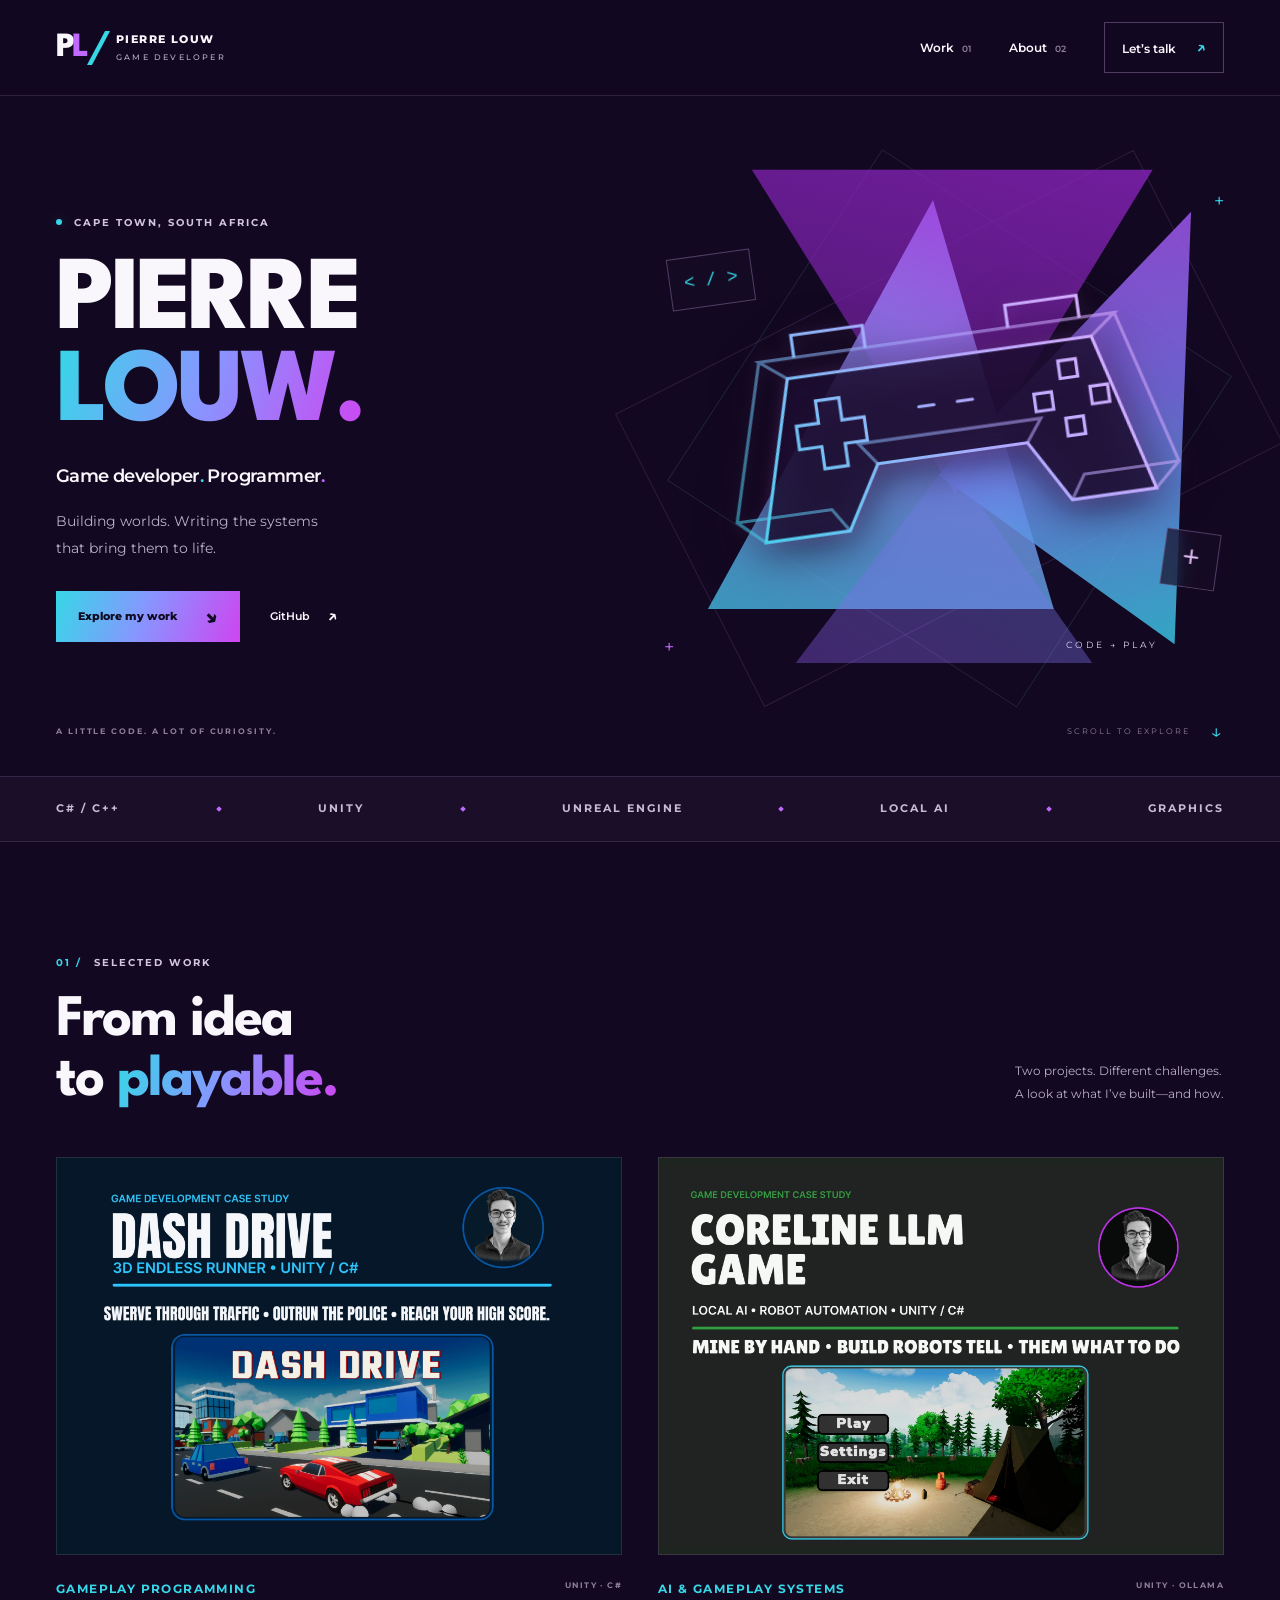
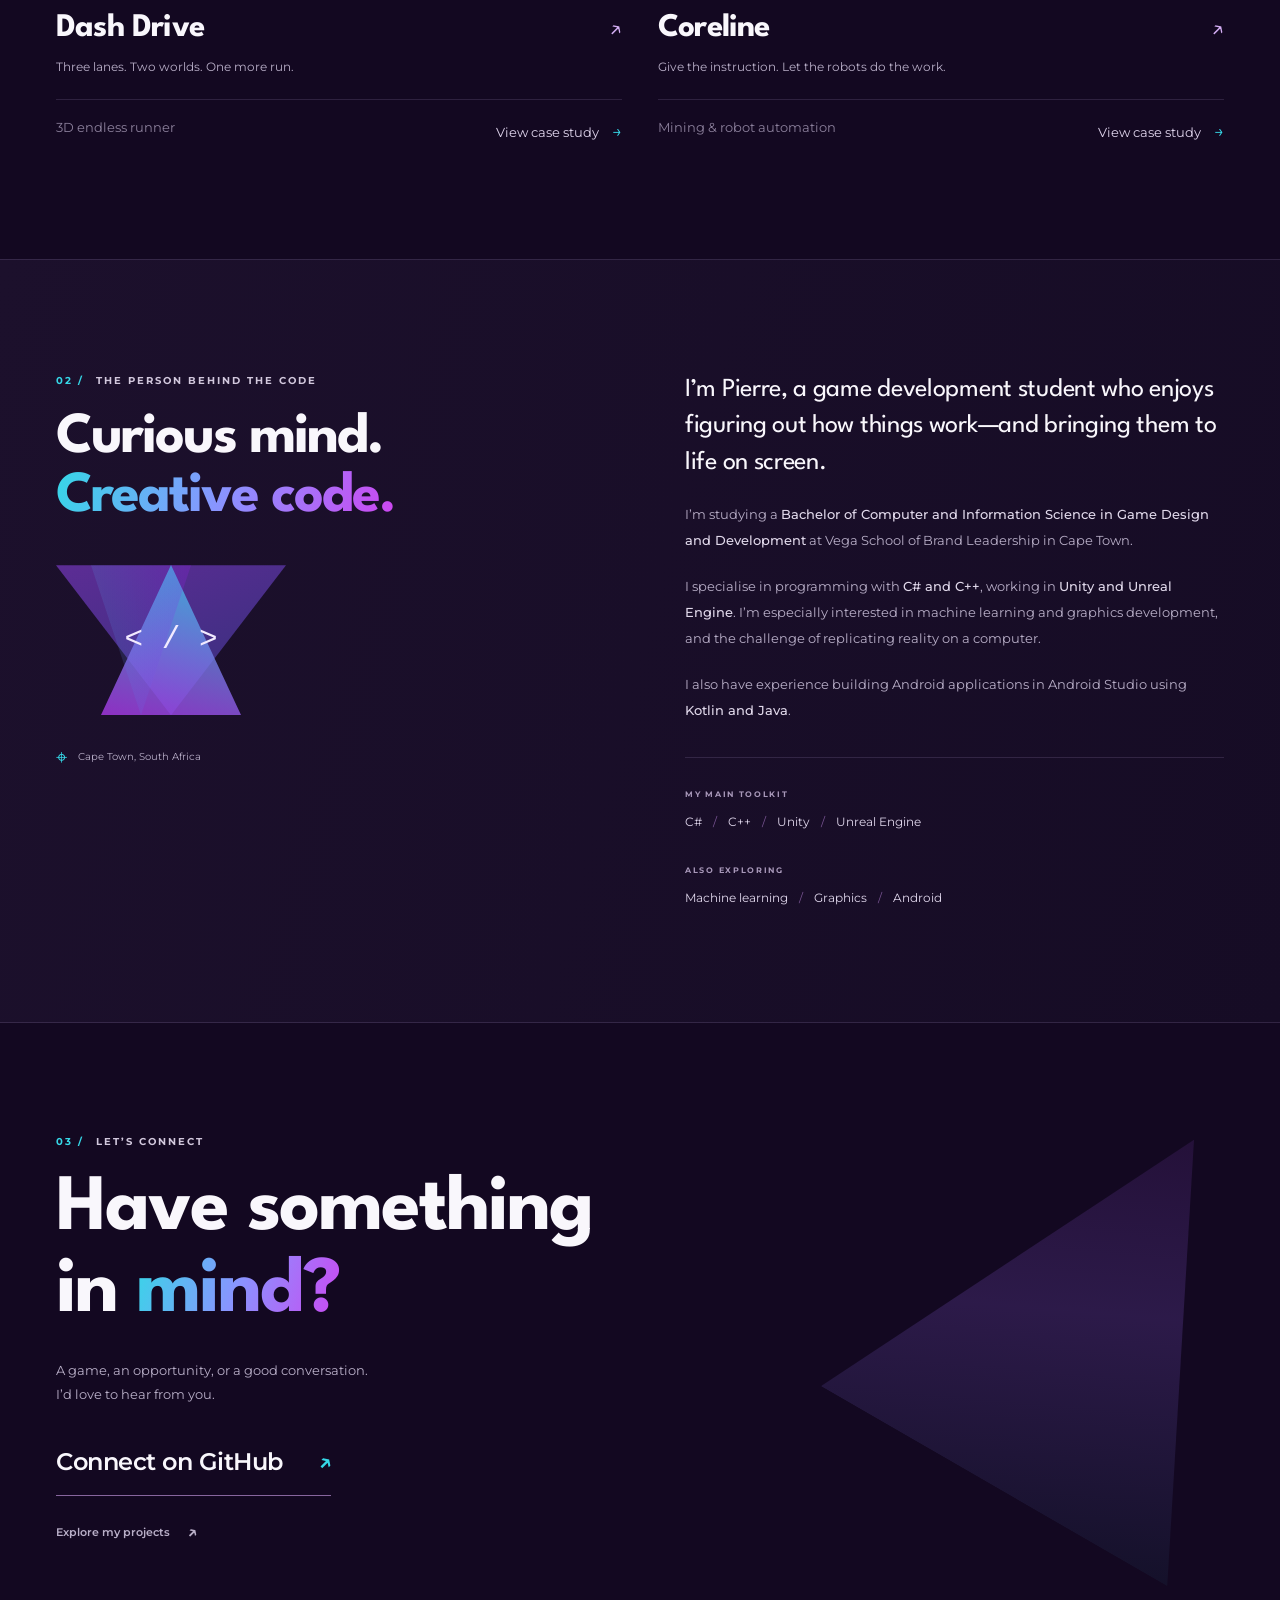
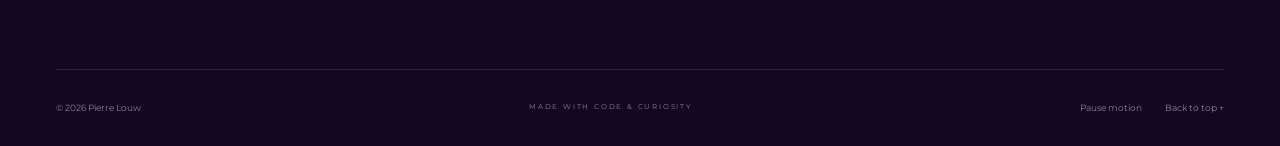
<file: index.html>
<!doctype html>
<html lang="en">
<head>
  <meta charset="utf-8"><meta name="viewport" content="width=device-width, initial-scale=1">
  <meta name="theme-color" content="#130821">
  <title>Pierre Louw — Game Developer</title>
  <meta name="description" content="Pierre Louw is a game development student in Cape Town, specialising in C#, C++, Unity and Unreal Engine. Explore game projects, programming and local AI experiments.">
  <link rel="canonical" href="https://fate2664.github.io/">
  <meta property="og:title" content="Pierre Louw — Game Developer"><meta property="og:description" content="Games, systems, and a curiosity for how things work. Explore my game development portfolio."><meta property="og:type" content="website"><meta property="og:url" content="https://fate2664.github.io/"><meta property="og:image" content="https://fate2664.github.io/assets/images/dash-drive-thumbnail-20261111.webp">
  <link rel="icon" href="assets/images/favicon.svg" type="image/svg+xml">
  <link rel="preconnect" href="https://fonts.googleapis.com"><link rel="preconnect" href="https://fonts.gstatic.com" crossorigin>
  <link href="https://fonts.googleapis.com/css2?family=League+Spartan:wght@400;500;600;700;800;900&family=Montserrat:wght@400;500;600;700;800&display=swap" rel="stylesheet">
  <link rel="stylesheet" href="assets/css/styles.css"><script src="assets/js/site.js" defer></script>
</head>
<body class="home">
<a class="skip-link" href="#main">Skip to content</a>
<header class="site-header"><div class="header-inner wrap">
  <a class="brand" href="./" aria-label="Pierre Louw home"><span class="brand-symbol" aria-hidden="true">P<span>L</span><i></i></span><span class="brand-name">PIERRE LOUW<span>GAME DEVELOPER</span></span></a>
  <button class="menu-toggle" aria-expanded="false" aria-controls="main-nav" aria-label="Open navigation"><span></span><span></span></button>
  <nav id="main-nav" aria-label="Main navigation"><a href="#work">Work<span>01</span></a><a href="#about">About<span>02</span></a><a href="#contact" class="nav-contact">Let’s talk <span aria-hidden="true">↗</span></a></nav>
</div></header>
<main id="main">
<section class="hero wrap" aria-labelledby="hero-title">
  <div class="hero-copy">
    <p class="eyebrow intro-in"><span class="status-dot" aria-hidden="true"></span> CAPE TOWN, SOUTH AFRICA</p>
    <h1 id="hero-title" class="intro-in">PIERRE<br><span class="gradient-text">LOUW.</span></h1>
    <p class="hero-role intro-in">Game developer<span class="cyan">.</span> Programmer<span class="purple">.</span></p>
    <p class="hero-description intro-in">Building worlds. Writing the systems<br class="desktop-break"> that bring them to life.</p>
    <div class="hero-actions intro-in"><a class="button button-primary" href="#work">Explore my work <span aria-hidden="true">↘</span></a><a class="text-link" href="https://github.com/Fate2664" target="_blank" rel="noopener noreferrer">GitHub <span aria-hidden="true">↗</span></a></div>
  </div>
  <div class="hero-art intro-in" aria-hidden="true">
    <div class="art-orbit orbit-one"></div><div class="art-orbit orbit-two"></div>
    <div class="shard shard-back"></div><div class="shard shard-left"></div><div class="shard shard-right"></div><div class="shard shard-front"></div>
    <div class="controller-wrap"><svg class="controller" viewBox="0 0 400 250" fill="none"><defs><linearGradient id="controller-stroke" x1="0" y1="250" x2="400" y2="0" gradientUnits="userSpaceOnUse"><stop stop-color="#31dbeb"/><stop offset=".55" stop-color="#b0a9ff"/><stop offset="1" stop-color="#efb0ff"/></linearGradient></defs><g stroke="url(#controller-stroke)" stroke-width="2.7" stroke-linejoin="miter"><path d="M70 65H330L367 200H295L264 147H136L105 200H33Z" fill="#170a2b" fill-opacity=".78"/><path d="M70 65L48 48H352L330 65M48 48L11 180L33 200M352 48L389 180L367 200M11 180H92L105 200M389 180H308L295 200M136 147L122 128H278L264 147" opacity=".55"/><path d="M78 48V29H139V48M261 48V29H322V48"/><path d="M91 87H111V106H130V126H111V145H91V126H72V106H91Z"/><path d="M299 82H314V97H299ZM323 107H338V122H323ZM299 131H314V146H299ZM275 107H290V122H275Z"/><path d="M177 104H190M210 104H223" stroke-linecap="round"/></g></svg></div>
    <span class="art-tag tag-code">&lt; / &gt;</span><span class="art-tag tag-plus">+</span>
    <span class="art-caption">CODE → PLAY</span><div class="art-cross cross-one">+</div><div class="art-cross cross-two">+</div>
  </div>
  <div class="hero-bottom"><span class="small-label">A LITTLE CODE. A LOT OF CURIOSITY.</span><a href="#work" class="scroll-cue">SCROLL TO EXPLORE <span aria-hidden="true">↓</span></a></div>
</section>
<div class="tool-strip"><div class="wrap"><span>C# / C++</span><i></i><span>UNITY</span><i></i><span>UNREAL ENGINE</span><i></i><span>LOCAL AI</span><i></i><span>GRAPHICS</span></div></div>
<section id="work" class="work-section wrap section-space" aria-labelledby="work-title">
  <div class="section-heading reveal"><div><p class="eyebrow"><span class="section-number">01 /</span> SELECTED WORK</p><h2 id="work-title">From idea<br>to <span class="gradient-text">playable.</span></h2></div><p>Two projects. Different challenges.<br>A look at what I’ve built—and how.</p></div>
  <div class="project-grid">
    <a class="project-card reveal" href="projects/dash-drive.html"><div class="project-image dash-image"><img src="assets/images/dash-drive-thumbnail-20261111.webp" alt="Dash Drive case study cover showing a red sports car racing through a stylised suburb" width="2048" height="1462" loading="lazy"><span class="project-index">PROJECT / 01</span></div><div class="project-meta"><span class="project-category">GAMEPLAY PROGRAMMING</span><span class="project-type">UNITY · C#</span></div><h3>Dash Drive <span aria-hidden="true">↗</span></h3><p>Three lanes. Two worlds. One more run.</p><div class="project-bottom"><span>3D endless runner</span><span>View case study <span aria-hidden="true">→</span></span></div></a>
    <a class="project-card reveal" href="projects/coreline.html"><div class="project-image coreline-image"><img src="assets/images/coreline-thumbnail-20261111.webp" alt="Coreline LLM Game case study cover showing its forest campsite main menu" width="2048" height="1389" loading="lazy"><span class="project-index">PROJECT / 02</span></div><div class="project-meta"><span class="project-category">AI & GAMEPLAY SYSTEMS</span><span class="project-type">UNITY · OLLAMA</span></div><h3>Coreline <span aria-hidden="true">↗</span></h3><p>Give the instruction. Let the robots do the work.</p><div class="project-bottom"><span>Mining & robot automation</span><span>View case study <span aria-hidden="true">→</span></span></div></a>
  </div>
</section>
<section id="about" class="about-section section-space" aria-labelledby="about-title"><div class="wrap about-grid">
  <div class="about-heading reveal"><p class="eyebrow"><span class="section-number">02 /</span> THE PERSON BEHIND THE CODE</p><h2 id="about-title">Curious mind.<br><span class="gradient-text">Creative code.</span></h2><div class="about-geometry" aria-hidden="true"><span></span><span></span><span></span><div>&lt; / &gt;</div></div><p class="location"><span aria-hidden="true">⌖</span> Cape Town, South Africa</p></div>
  <div class="about-copy reveal"><p class="about-lead">I’m Pierre, a game development student who enjoys figuring out how things work—and bringing them to life on screen.</p><p>I’m studying a <strong>Bachelor of Computer and Information Science in Game Design and Development</strong> at Vega School of Brand Leadership in Cape Town.</p><p>I specialise in programming with <strong>C# and C++</strong>, working in <strong>Unity and Unreal Engine</strong>. I’m especially interested in machine learning and graphics development, and the challenge of replicating reality on a computer.</p><p>I also have experience building Android applications in Android Studio using <strong>Kotlin and Java</strong>.</p><div class="skills-list"><div><span class="small-label">MY MAIN TOOLKIT</span><p>C# <span>/</span> C++ <span>/</span> Unity <span>/</span> Unreal Engine</p></div><div><span class="small-label">ALSO EXPLORING</span><p>Machine learning <span>/</span> Graphics <span>/</span> Android</p></div></div></div>
</div></section>
<section id="contact" class="contact-section wrap section-space" aria-labelledby="contact-title"><div class="contact-shape" aria-hidden="true"></div><div class="reveal"><p class="eyebrow"><span class="section-number">03 /</span> LET’S CONNECT</p><h2 id="contact-title">Have something<br>in <span class="gradient-text">mind?</span></h2><p>A game, an opportunity, or a good conversation.<br>I’d love to hear from you.</p><a class="contact-email" href="https://github.com/Fate2664" target="_blank" rel="noopener noreferrer">Connect on GitHub <span aria-hidden="true">↗</span></a><a class="text-link contact-github" href="#work">Explore my projects <span aria-hidden="true">↗</span></a></div></section>
</main>
<footer class="site-footer wrap"><p>© <span data-year>2026</span> Pierre Louw</p><span>MADE WITH CODE & CURIOSITY</span><div><button class="motion-toggle" type="button" aria-pressed="false">Pause motion</button><a href="#main">Back to top ↑</a></div></footer>
</body></html>
</file>
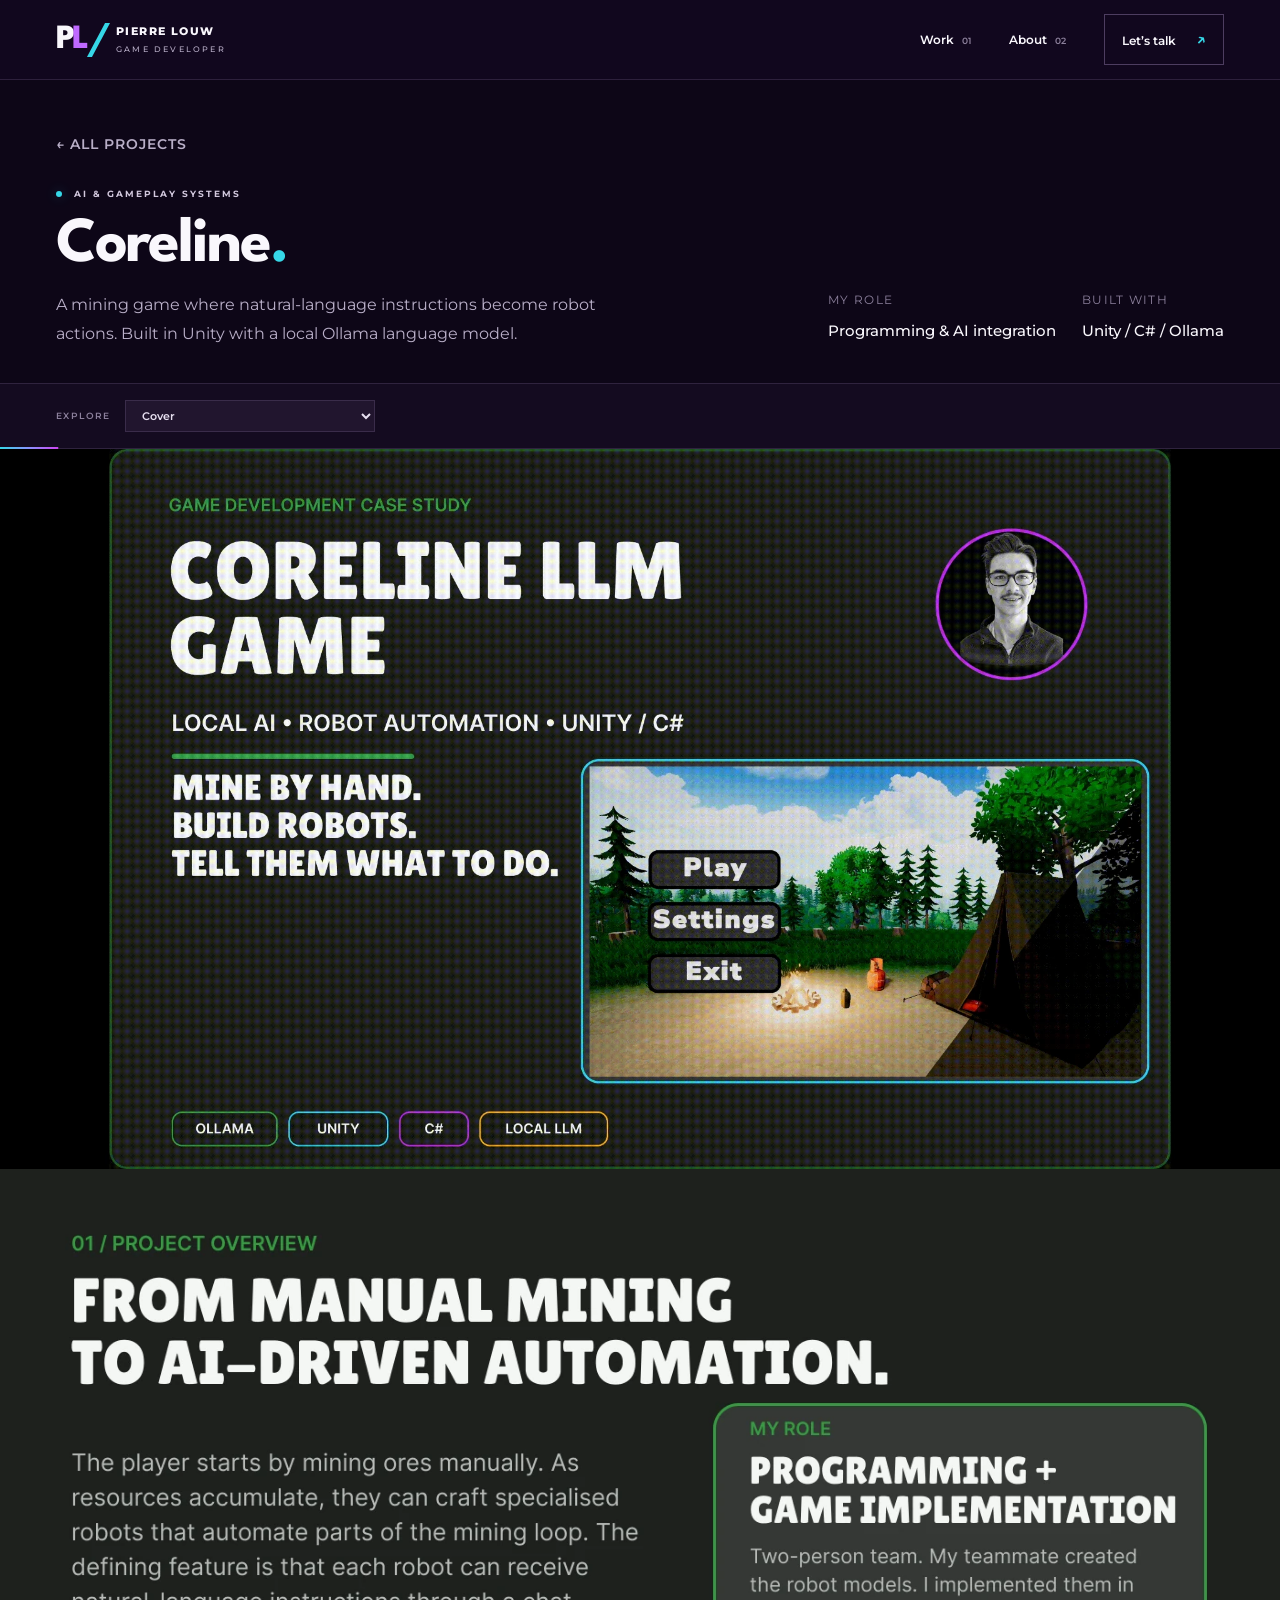
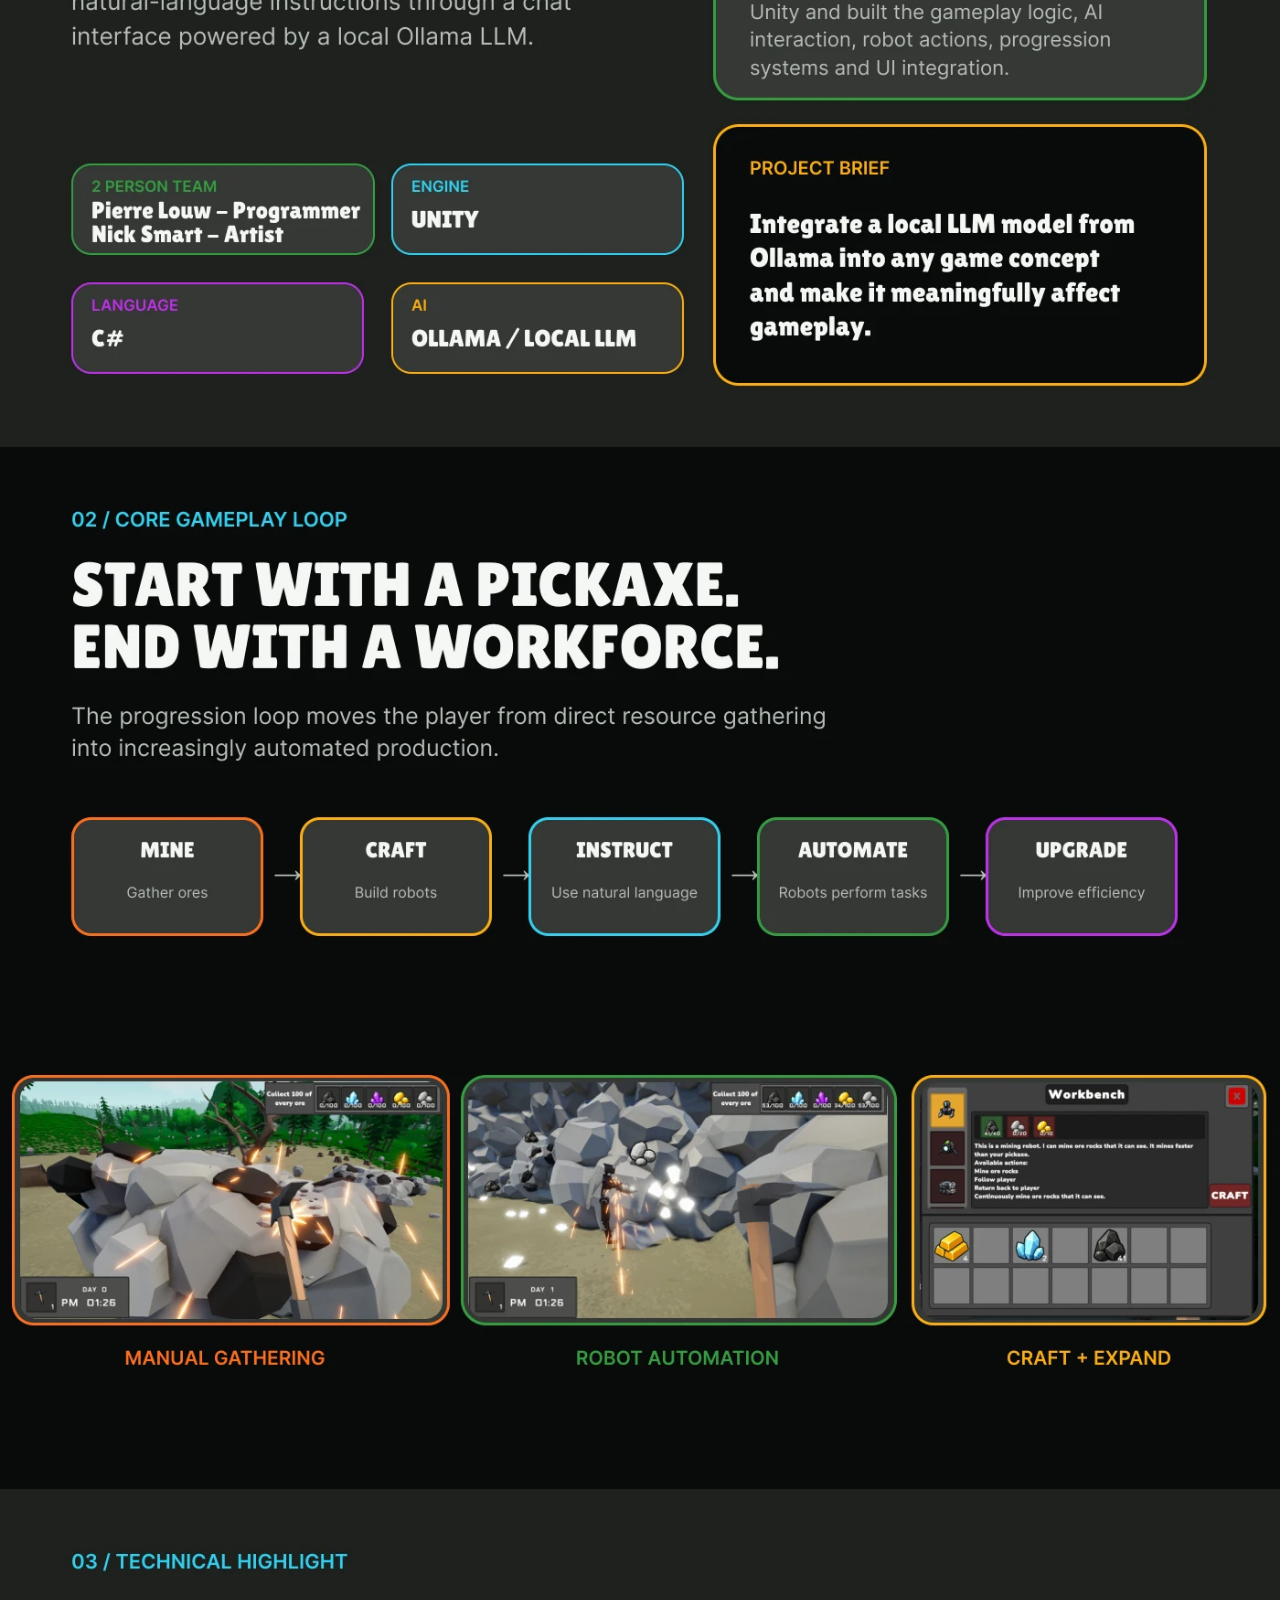
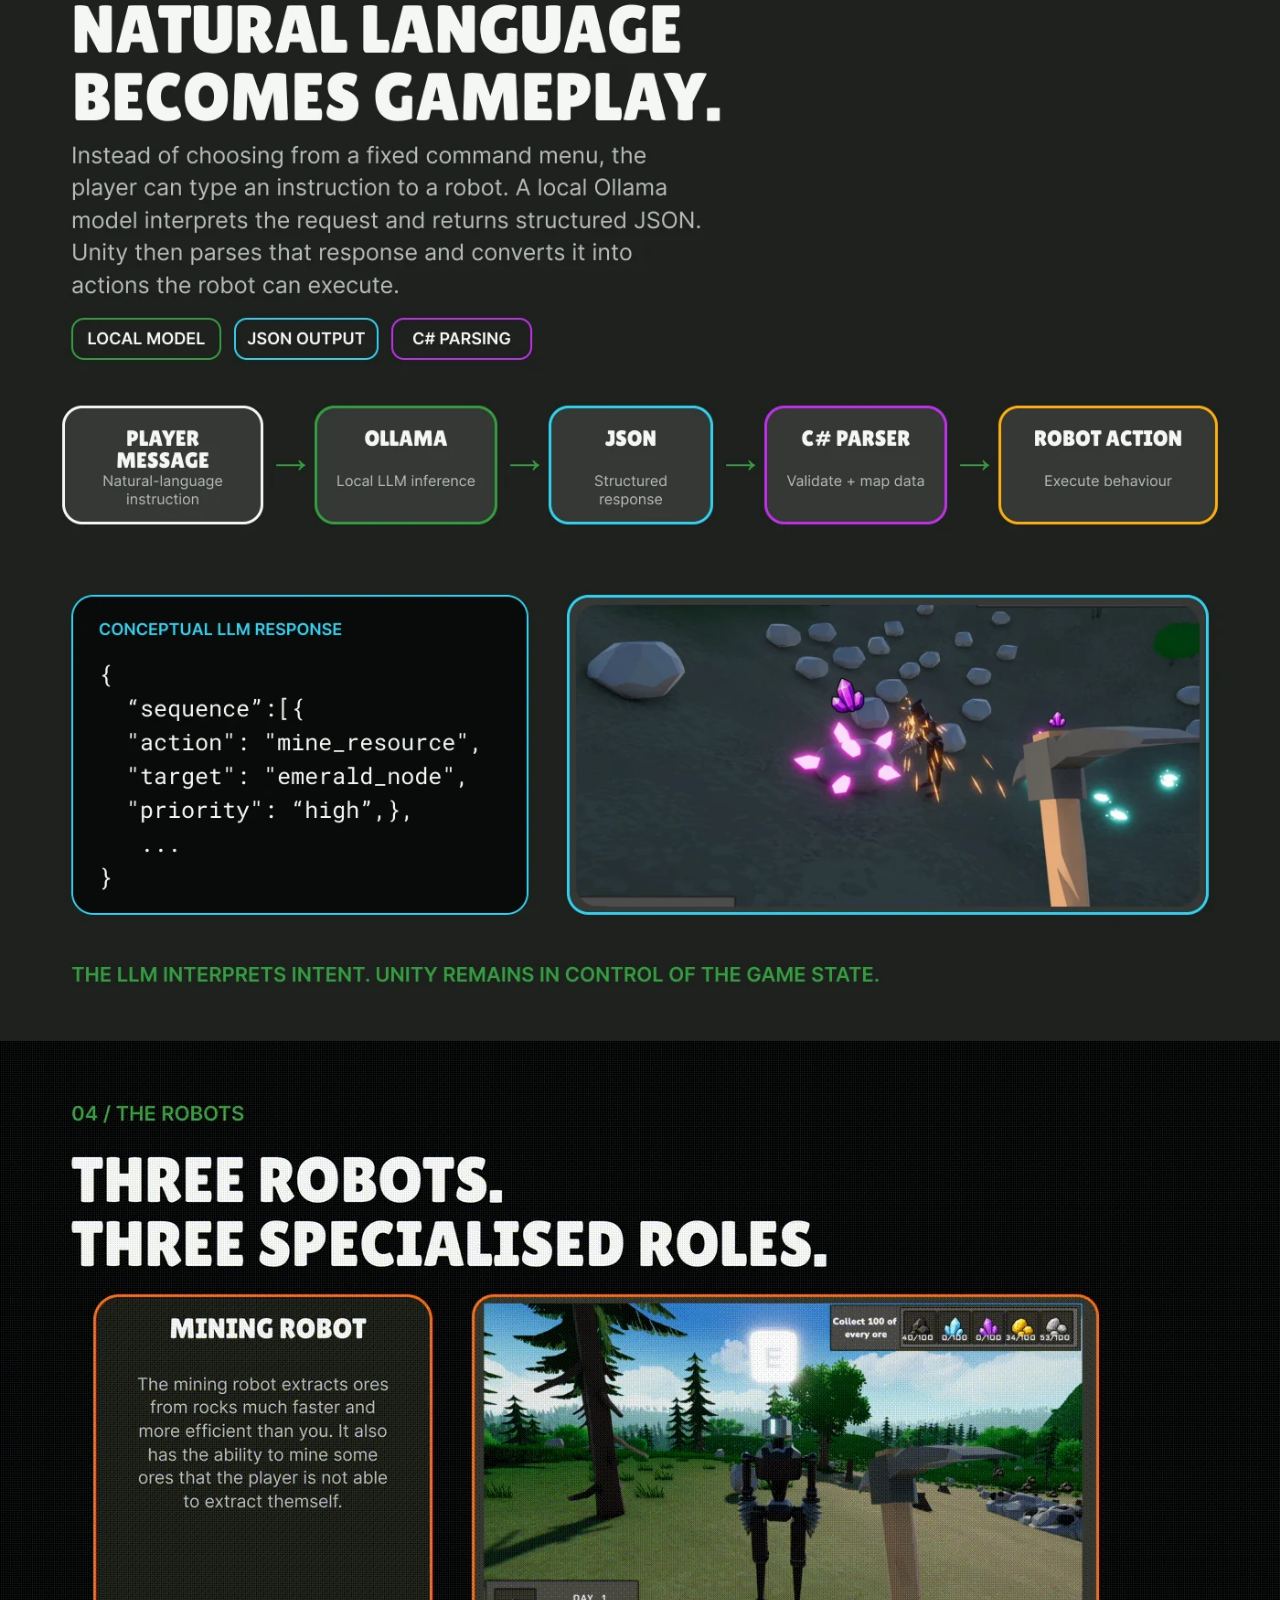
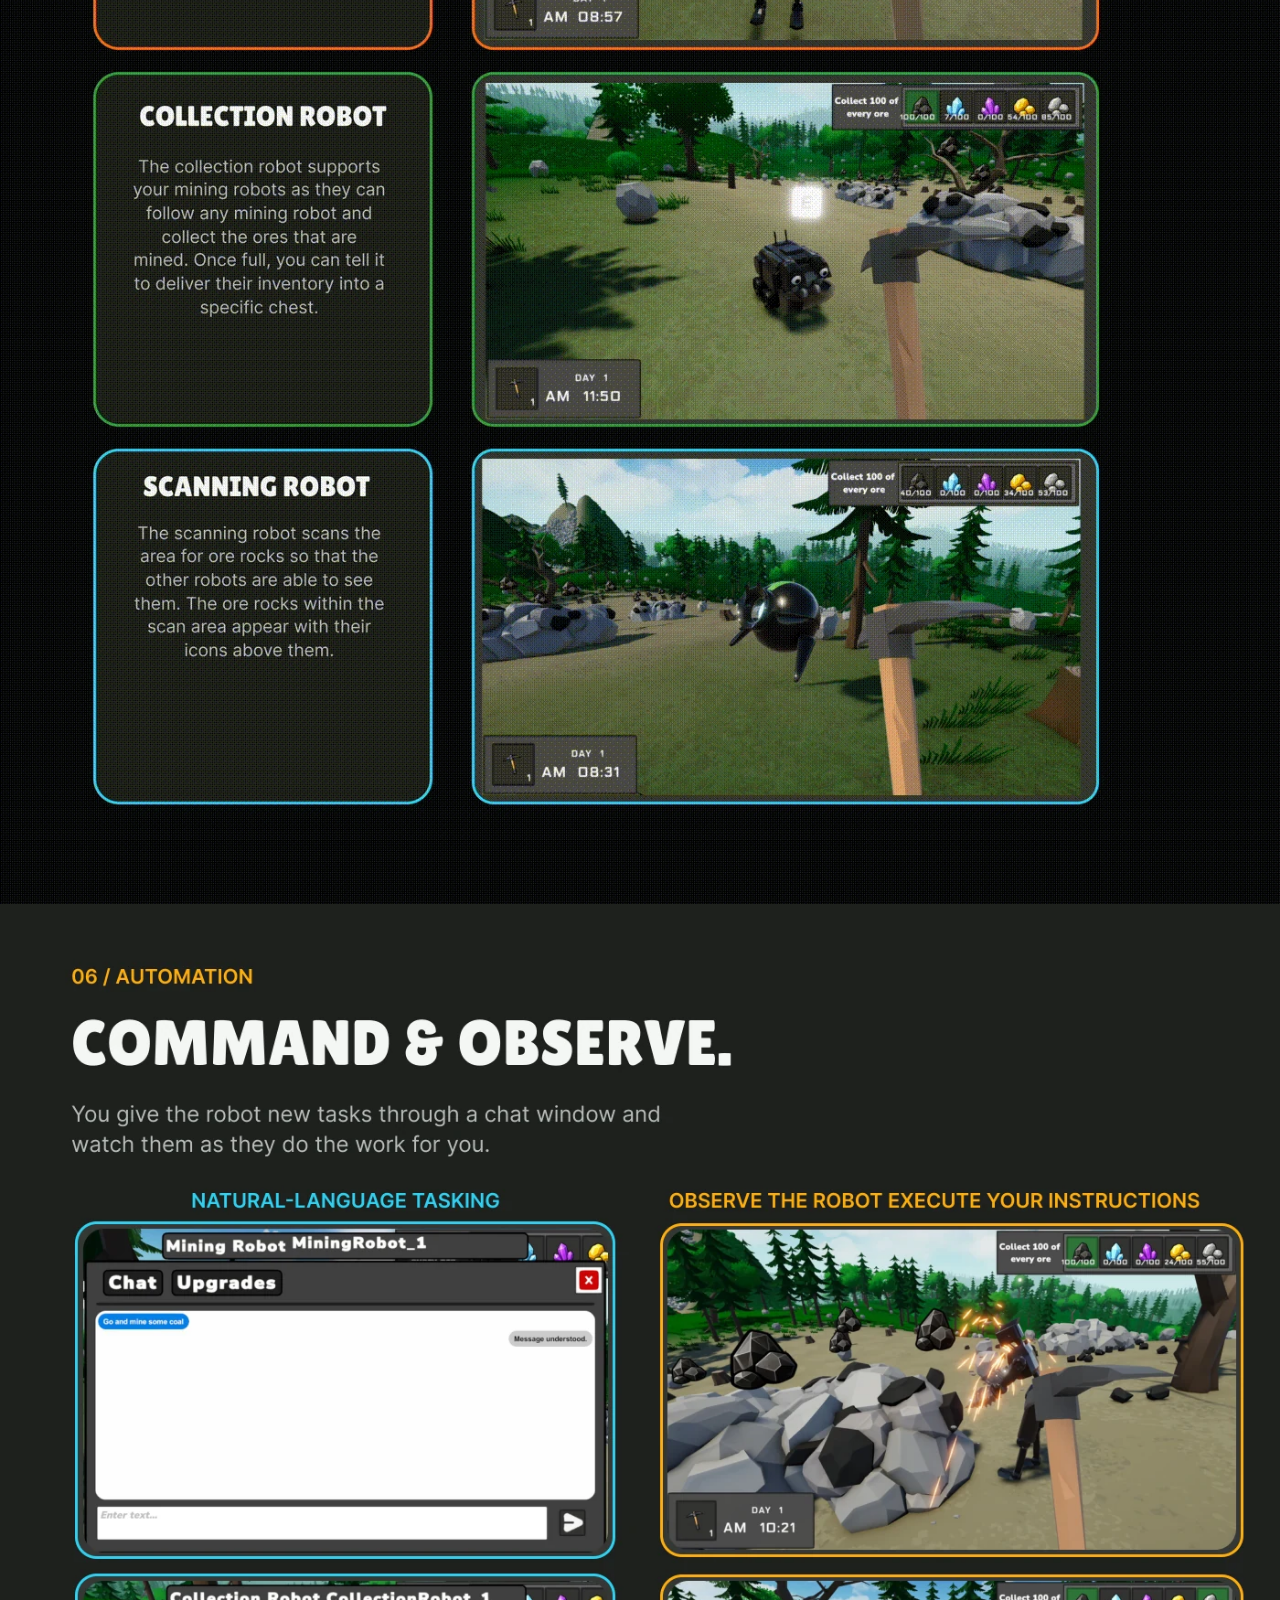
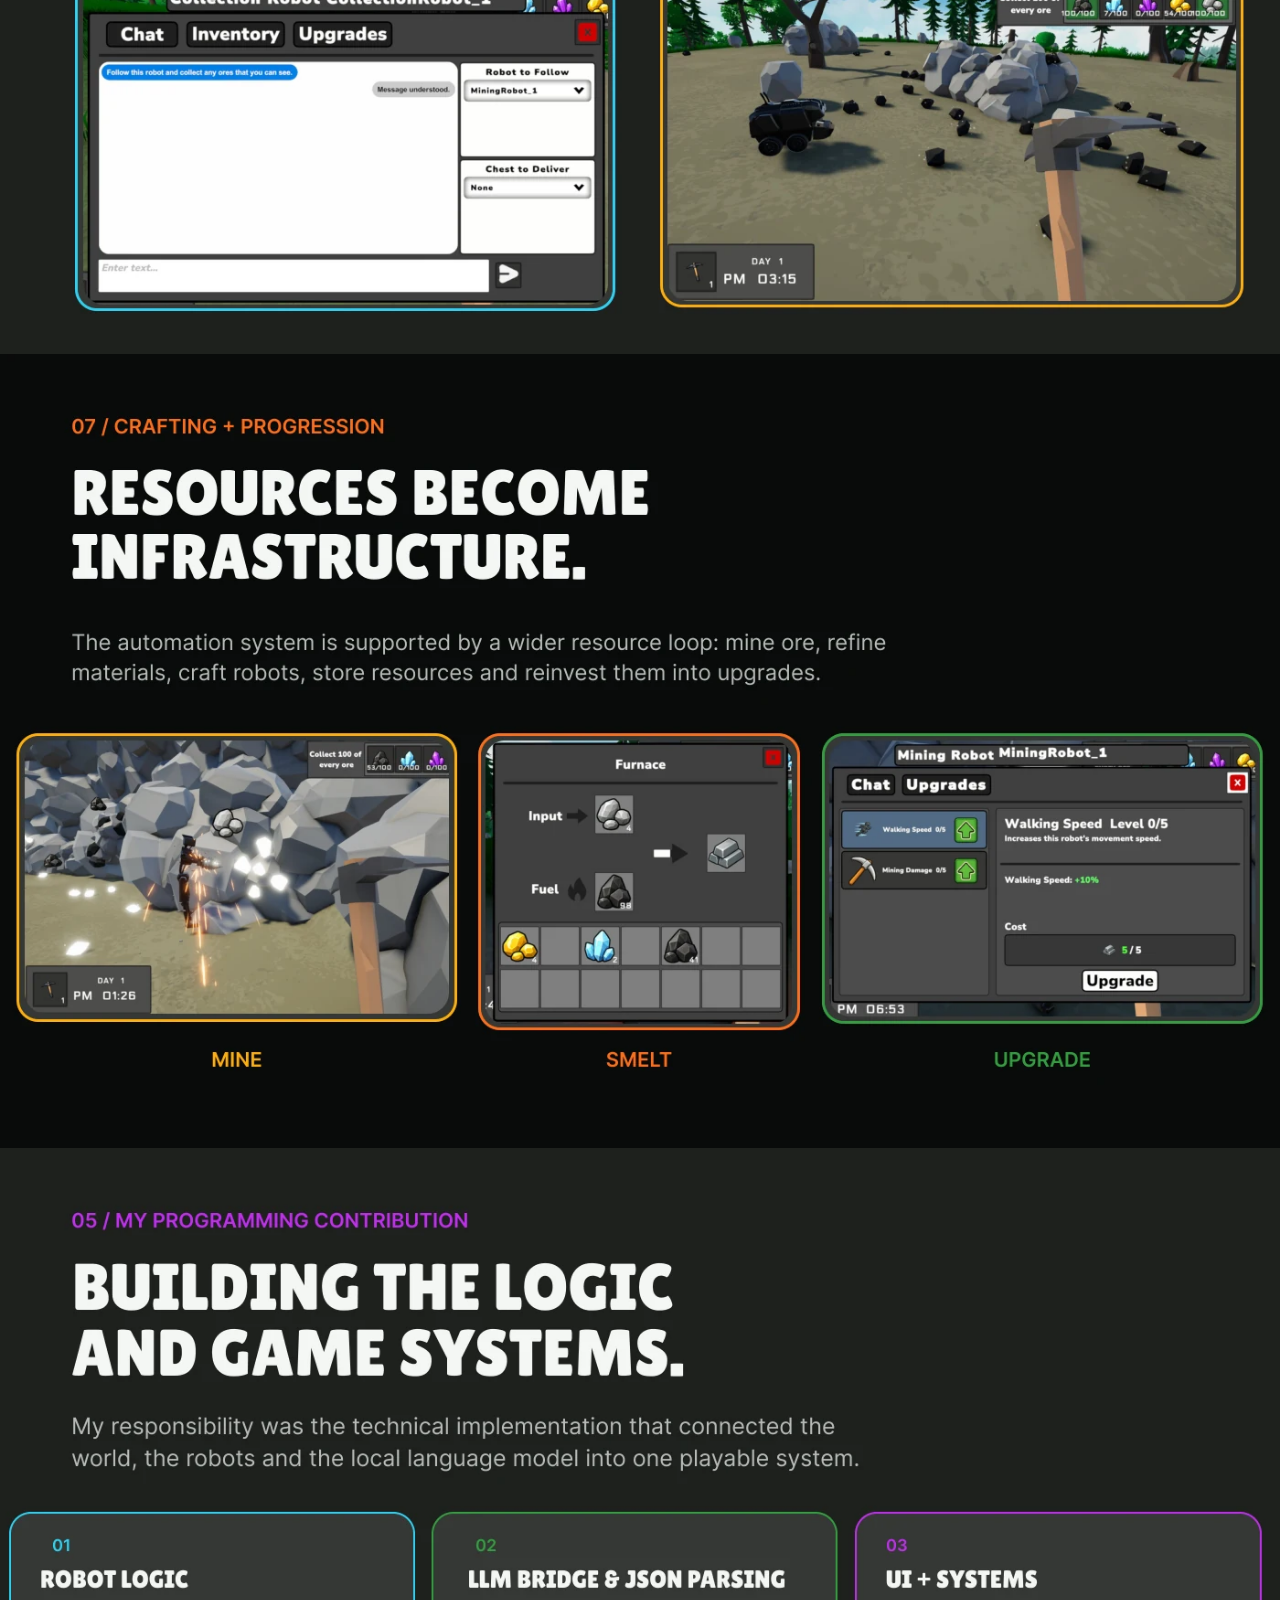
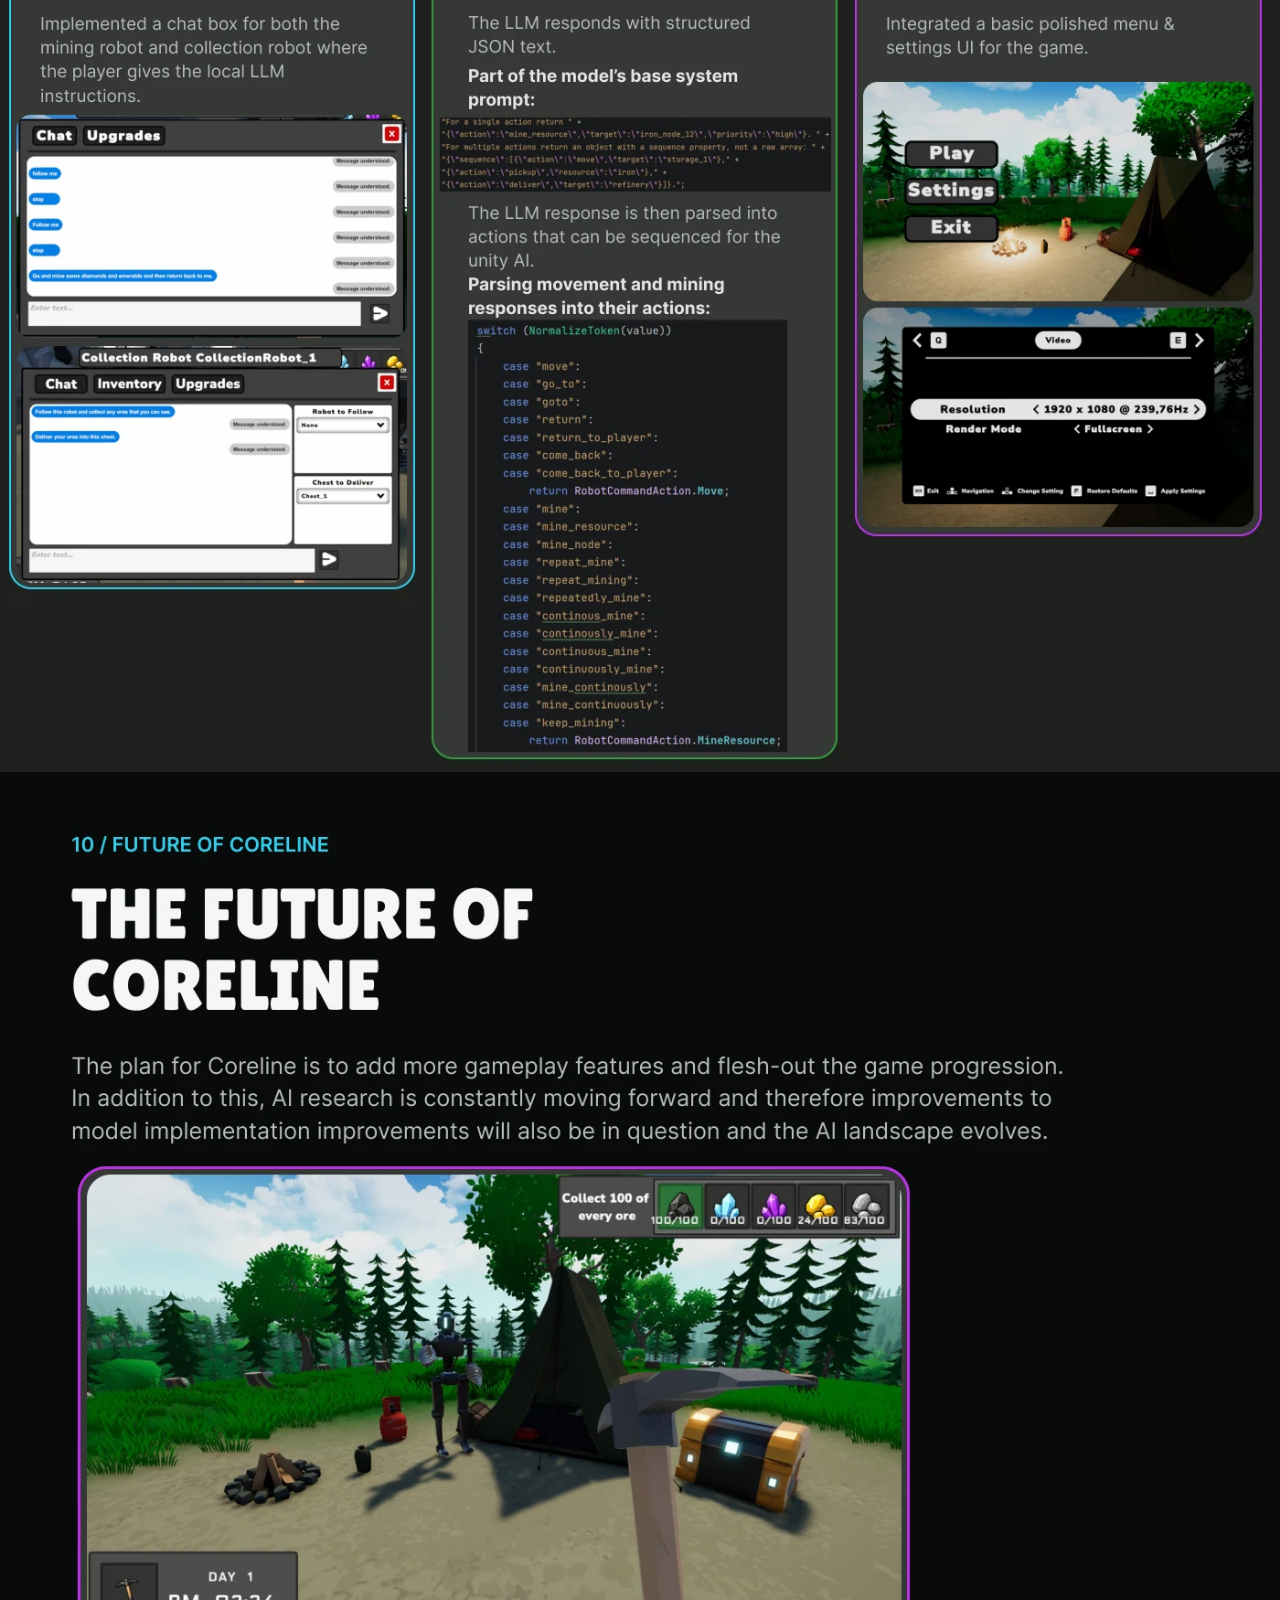
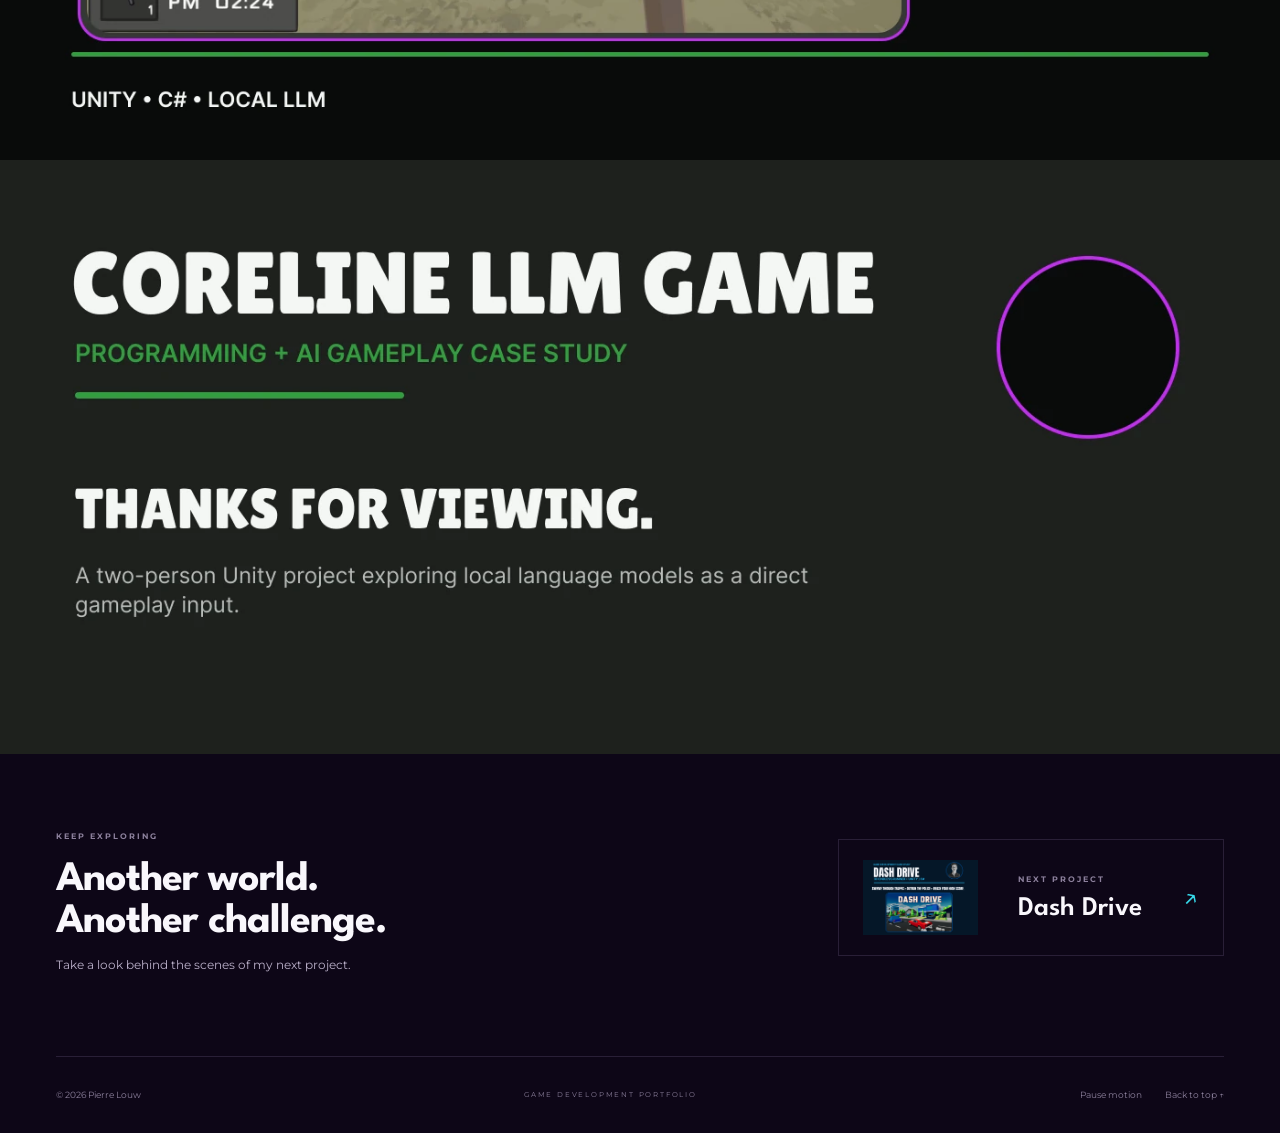
<file: projects/coreline.html>
<!doctype html>
<html lang="en" class="project-document"><head><meta charset="utf-8"><meta name="viewport" content="width=device-width, initial-scale=1"><meta name="theme-color" content="#130821"><title>Coreline — Pierre Louw</title><meta name="description" content="A mining game where natural-language instructions become robot actions. Built in Unity with a local Ollama language model."><link rel="canonical" href="https://fate2664.github.io/projects/coreline.html"><meta property="og:title" content="Coreline — Pierre Louw"><meta property="og:description" content="A mining game where natural-language instructions become robot actions. Built in Unity with a local Ollama language model."><meta property="og:type" content="article"><meta property="og:url" content="https://fate2664.github.io/projects/coreline.html"><meta property="og:image" content="https://fate2664.github.io/assets/images/coreline-thumbnail-20261111.webp"><link rel="icon" href="../assets/images/favicon.svg" type="image/svg+xml"><link rel="preconnect" href="https://fonts.googleapis.com"><link rel="preconnect" href="https://fonts.gstatic.com" crossorigin><link href="https://fonts.googleapis.com/css2?family=League+Spartan:wght@400;500;600;700;800;900&family=Montserrat:wght@400;500;600;700;800&display=swap" rel="stylesheet"><link rel="stylesheet" href="../assets/css/styles.css"><script src="../assets/js/site.js" defer></script><script src="../assets/js/media.js" defer></script><script src="../assets/js/project.js" defer></script></head>
<body class="project-page"><a class="skip-link" href="#main">Skip to project</a>
<header class="site-header"><div class="header-inner wrap"><a class="brand" href="../" aria-label="Pierre Louw home"><span class="brand-symbol" aria-hidden="true">P<span>L</span><i></i></span><span class="brand-name">PIERRE LOUW<span>GAME DEVELOPER</span></span></a><button class="menu-toggle" aria-expanded="false" aria-controls="main-nav" aria-label="Open navigation"><span></span><span></span></button><nav id="main-nav" aria-label="Main navigation"><a href="../#work">Work<span>01</span></a><a href="../#about">About<span>02</span></a><a href="../#contact" class="nav-contact">Let’s talk <span aria-hidden="true">↗</span></a></nav></div></header>
<main id="main"><div class="project-header wrap"><a class="back-link" href="../#work">← ALL PROJECTS</a><div class="project-title-row"><div><p class="eyebrow"><span class="status-dot" aria-hidden="true"></span>AI & GAMEPLAY SYSTEMS</p><h1>Coreline<span class="cyan">.</span></h1><p class="project-intro">A mining game where natural-language instructions become robot actions. Built in Unity with a local Ollama language model.</p></div><div class="project-facts"><div><span>MY ROLE</span><strong>Programming & AI integration</strong></div><div><span>BUILT WITH</span><strong>Unity / C# / Ollama</strong></div></div></div></div>
<div class="project-toolbar"><div class="wrap project-toolbar-inner"><label for="section-select"><span>EXPLORE</span><select id="section-select" aria-label="Jump to a project section"><option value="section-01">Cover</option><option value="section-02">Project overview</option><option value="section-03">Core gameplay loop</option><option value="section-04">Natural language becomes gameplay</option><option value="section-05">The robots</option><option value="section-06">Command & observe</option><option value="section-07">Crafting & progression</option><option value="section-08">Programming contribution</option><option value="section-09">The future</option><option value="section-10">Thanks for viewing</option></select></label></div><div class="reading-progress" aria-hidden="true"></div></div>

<div class="gallery" data-project="coreline"><section class="art-section" id="section-01" data-title="Cover" data-width="2048" data-height="1152" aria-label="Cover">
  <div class="artwork" style="--section-ratio:2048/1152"><img src="../assets/projects/coreline/cover-20261111.webp" alt="Coreline — Cover." width="2048" height="1152" loading="eager" decoding="async"></div>
  <div class="section-copy"><h2>Cover</h2><p>GAME DEVELOPMENT CASE STUDY
CORELINE LLM 
GAME
LOCAL AI • ROBOT AUTOMATION • UNITY / C#
MINE BY HAND. 
BUILD ROBOTS.
TELL THEM WHAT TO DO.
OLLAMA
UNITY
C#
LOCAL LLM</p></div></section><section class="art-section" id="section-02" data-title="Project overview" data-width="1400" data-height="960" aria-label="Project overview">
  <div class="artwork" style="--section-ratio:1400/960"><img src="../assets/projects/coreline/section-02.webp" alt="Coreline — Project overview." width="1400" height="960" loading="lazy" decoding="async"></div>
  <div class="section-copy"><h2>Project overview</h2><p>01 / PROJECT OVERVIEW
FROM MANUAL MINING
TO AI-DRIVEN AUTOMATION.
The player starts by mining ores manually. As 
resources accumulate, they can craft specialised 
robots that automate parts of the mining loop. The 
defining feature is that each robot can receive 
natural-language instructions through a chat 
interface powered by a local Ollama LLM.
MY ROLE
PROGRAMMING +
GAME IMPLEMENTATION
Two-person team. My teammate created 
the robot models. I implemented them in 
Unity and built the gameplay logic, AI 
interaction, robot actions, progression 
systems and UI integration.
2 PERSON TEAM
Pierre Louw - Programmer
Nick Smart - Artist
ENGINE
UNITY
PROJECT BRIEF
Integrate a local LLM model from 
Ollama into any game concept 
and make it meaningfully affect 
gameplay.
LANGUAGE
C#
AI
OLLAMA / LOCAL LLM</p></div></section><section class="art-section" id="section-03" data-title="Core gameplay loop" data-width="1400" data-height="1140" aria-label="Core gameplay loop">
  <div class="artwork" style="--section-ratio:1400/1140"><img src="../assets/projects/coreline/section-03.webp" alt="Coreline — Core gameplay loop." width="1400" height="1140" loading="lazy" decoding="async"></div>
  <div class="section-copy"><h2>Core gameplay loop</h2><p>02 / CORE GAMEPLAY LOOP
START WITH A PICKAXE.
END WITH A WORKFORCE.
The progression loop moves the player from direct resource gathering 
into increasingly automated production.
MINE
Gather ores
→
CRAFT
Build robots
→
INSTRUCT
Use natural language →
AUTOMATE
Robots perform tasks →
UPGRADE
Improve efficiency
MANUAL GATHERING
ROBOT AUTOMATION
CRAFT + EXPAND</p></div></section><section class="art-section" id="section-04" data-title="Natural language becomes gameplay" data-width="1400" data-height="1260" aria-label="Natural language becomes gameplay">
  <div class="artwork" style="--section-ratio:1400/1260"><img src="../assets/projects/coreline/section-04.webp" alt="Coreline — Natural language becomes gameplay." width="1400" height="1260" loading="lazy" decoding="async"></div>
  <div class="section-copy"><h2>Natural language becomes gameplay</h2><p>03 / TECHNICAL HIGHLIGHT
NATURAL LANGUAGE
BECOMES GAMEPLAY.
Instead of choosing from a fixed command menu, the 
player can type an instruction to a robot. A local Ollama 
model interprets the request and returns structured JSON. 
Unity then parses that response and converts it into 
actions the robot can execute.
LOCAL MODEL
JSON OUTPUT
C# PARSING
PLAYER 
MESSAGE
Natural-language 
instruction
→
OLLAMA
Local LLM inference →
JSON
Structured 
response
→
C# PARSER
Validate + map data →
ROBOT ACTION
Execute behaviour
CONCEPTUAL LLM RESPONSE
{
  “sequence”:[{
  &quot;action&quot;: &quot;mine_resource&quot;,
  &quot;target&quot;: &quot;emerald_node&quot;,
  &quot;priority&quot;: “high”,},
   ...
}
THE LLM INTERPRETS INTENT. UNITY REMAINS IN CONTROL OF THE GAME STATE.</p></div></section><section class="art-section" id="section-05" data-title="The robots" data-width="1400" data-height="1600" aria-label="The robots">
  <div class="artwork" style="--section-ratio:1400/1600"><img src="../assets/projects/coreline/robots-20261111.webp" alt="Coreline — The robots." width="1400" height="1600" loading="lazy" decoding="async"></div>
  <div class="section-copy"><h2>The robots</h2><p>04 / THE ROBOTS
THREE ROBOTS.
THREE SPECIALISED ROLES.
MINING ROBOT
The mining robot extracts ores 
from rocks much faster and  
more efficient than you. It also 
has the ability to mine some 
ores that the player is not able 
to extract themself.
COLLECTION ROBOT
The collection robot supports 
your mining robots as they can 
follow any mining robot and 
collect the ores that are 
mined. Once full, you can tell it 
to deliver their inventory into a 
specific chest.
SCANNING ROBOT
The scanning robot scans the 
area for ore rocks so that the 
other robots are able to see 
them. The ore rocks within the 
scan area appear with their 
icons above them.</p></div></section><section class="art-section" id="section-06" data-title="Command &amp; observe" data-width="1400" data-height="1148" aria-label="Command &amp; observe">
  <div class="artwork" style="--section-ratio:1400/1148"><img src="../assets/projects/coreline/section-06.webp" alt="Coreline — Command &amp; observe." width="1400" height="1148" loading="lazy" decoding="async"></div>
  <div class="section-copy"><h2>Command &amp; observe</h2><p>06 / AUTOMATION
COMMAND &amp; OBSERVE.
You give the robot new tasks through a chat window and 
watch them as they do the work for you.
NATURAL-LANGUAGE TASKING
OBSERVE THE ROBOT EXECUTE YOUR INSTRUCTIONS</p></div></section><section class="art-section" id="section-07" data-title="Crafting &amp; progression" data-width="1400" data-height="869" aria-label="Crafting &amp; progression">
  <div class="artwork" style="--section-ratio:1400/869"><img src="../assets/projects/coreline/section-07.webp" alt="Coreline — Crafting &amp; progression." width="1400" height="869" loading="lazy" decoding="async"></div>
  <div class="section-copy"><h2>Crafting &amp; progression</h2><p>07 / CRAFTING + PROGRESSION
RESOURCES BECOME
INFRASTRUCTURE.
The automation system is supported by a wider resource loop: mine ore, refine 
materials, craft robots, store resources and reinvest them into upgrades.
MINE
SMELT
UPGRADE</p></div></section><section class="art-section" id="section-08" data-title="Programming contribution" data-width="1400" data-height="1339" aria-label="Programming contribution">
  <div class="artwork" style="--section-ratio:1400/1339"><img src="../assets/projects/coreline/section-08.webp" alt="Coreline — Programming contribution." width="1400" height="1339" loading="lazy" decoding="async"></div>
  <div class="section-copy"><h2>Programming contribution</h2><p>05 / MY PROGRAMMING CONTRIBUTION
BUILDING THE LOGIC  
AND GAME SYSTEMS.
My responsibility was the technical implementation that connected the 
world, the robots and the local language model into one playable system.
ROBOT LOGIC
01
LLM BRIDGE &amp; JSON PARSING
02
03
UI + SYSTEMS
Implemented a chat box for both the 
mining robot and collection robot where 
the player gives the local LLM 
instructions.
The LLM responds with structured 
JSON text.
Part of the model’s base system 
prompt:
Integrated a basic polished menu &amp; 
settings UI for the game.
The LLM response is then parsed into 
actions that can be sequenced for the 
unity AI.
Parsing movement and mining 
responses into their actions:</p></div></section><section class="art-section" id="section-09" data-title="The future" data-width="1400" data-height="1080" aria-label="The future">
  <div class="artwork" style="--section-ratio:1400/1080"><img src="../assets/projects/coreline/section-09.webp" alt="Coreline — The future." width="1400" height="1080" loading="lazy" decoding="async"></div>
  <div class="section-copy"><h2>The future</h2><p>10 / FUTURE OF CORELINE
THE FUTURE OF 
CORELINE
The plan for Coreline is to add more gameplay features and flesh-out the game progression. 
In addition to this, AI research is constantly moving forward and therefore improvements to 
model implementation improvements will also be in question and the AI landscape evolves.
UNITY • C# • LOCAL LLM</p></div></section><section class="art-section" id="section-10" data-title="Thanks for viewing" data-width="1400" data-height="650" aria-label="Thanks for viewing">
  <div class="artwork" style="--section-ratio:1400/650"><img src="../assets/projects/coreline/section-10.webp" alt="Coreline — Thanks for viewing." width="1400" height="650" loading="lazy" decoding="async"></div>
  <div class="section-copy"><h2>Thanks for viewing</h2><p>CORELINE LLM GAME
PROGRAMMING + AI GAMEPLAY CASE STUDY
THANKS FOR VIEWING.
A two-person Unity project exploring local language models as a direct 
gameplay input.</p></div></section></div>
<div class="project-next wrap"><div><p class="small-label">KEEP EXPLORING</p><h2>Another world.<br>Another challenge.</h2><p>Take a look behind the scenes of my next project.</p></div><a class="next-project-link" href="dash-drive.html"><img src="../assets/images/dash-drive-thumbnail-20261111.webp" alt="" width="115" height="75" loading="lazy"><span><span class="small-label">NEXT PROJECT</span><strong>Dash Drive</strong></span><span aria-hidden="true">↗</span></a></div></main>
<footer class="site-footer wrap"><p>© <span data-year>2026</span> Pierre Louw</p><span>GAME DEVELOPMENT PORTFOLIO</span><div><button class="motion-toggle" type="button" aria-pressed="false">Pause motion</button><a href="#main">Back to top ↑</a></div></footer></body></html>
</file>
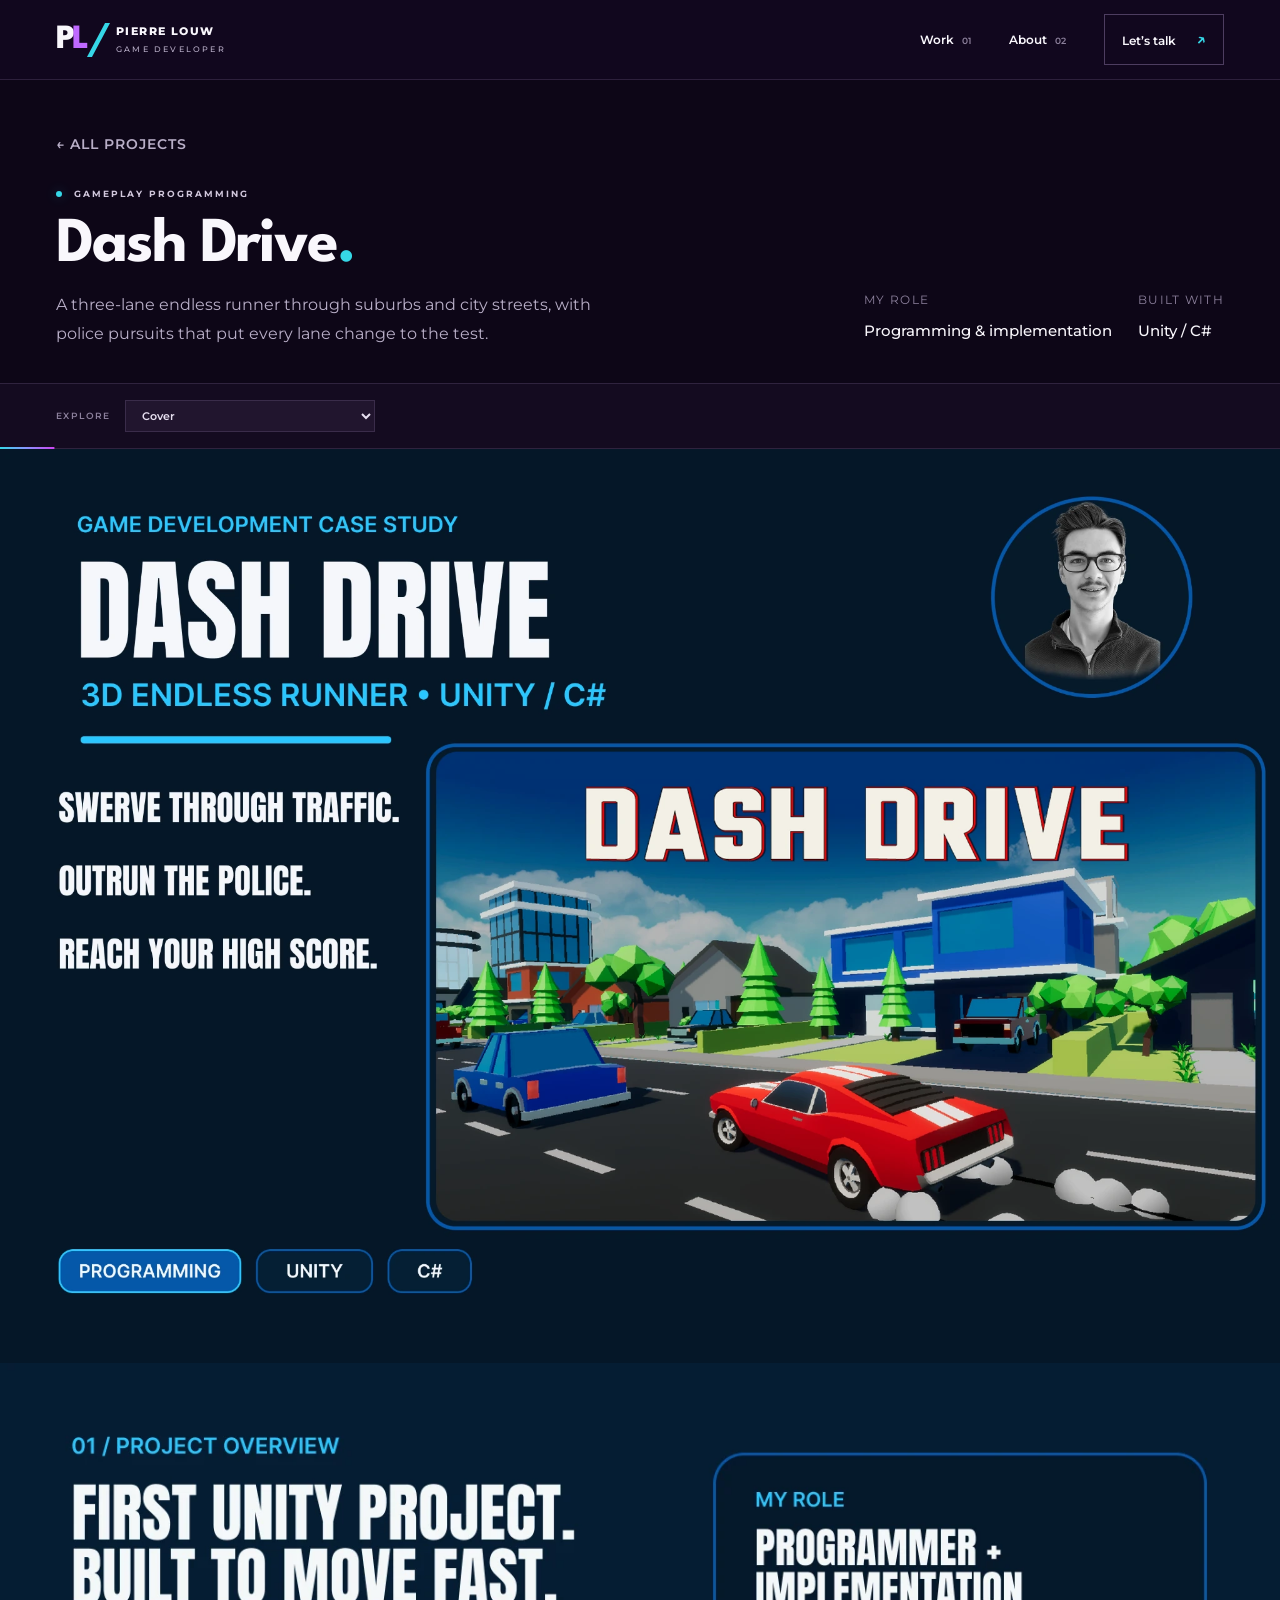
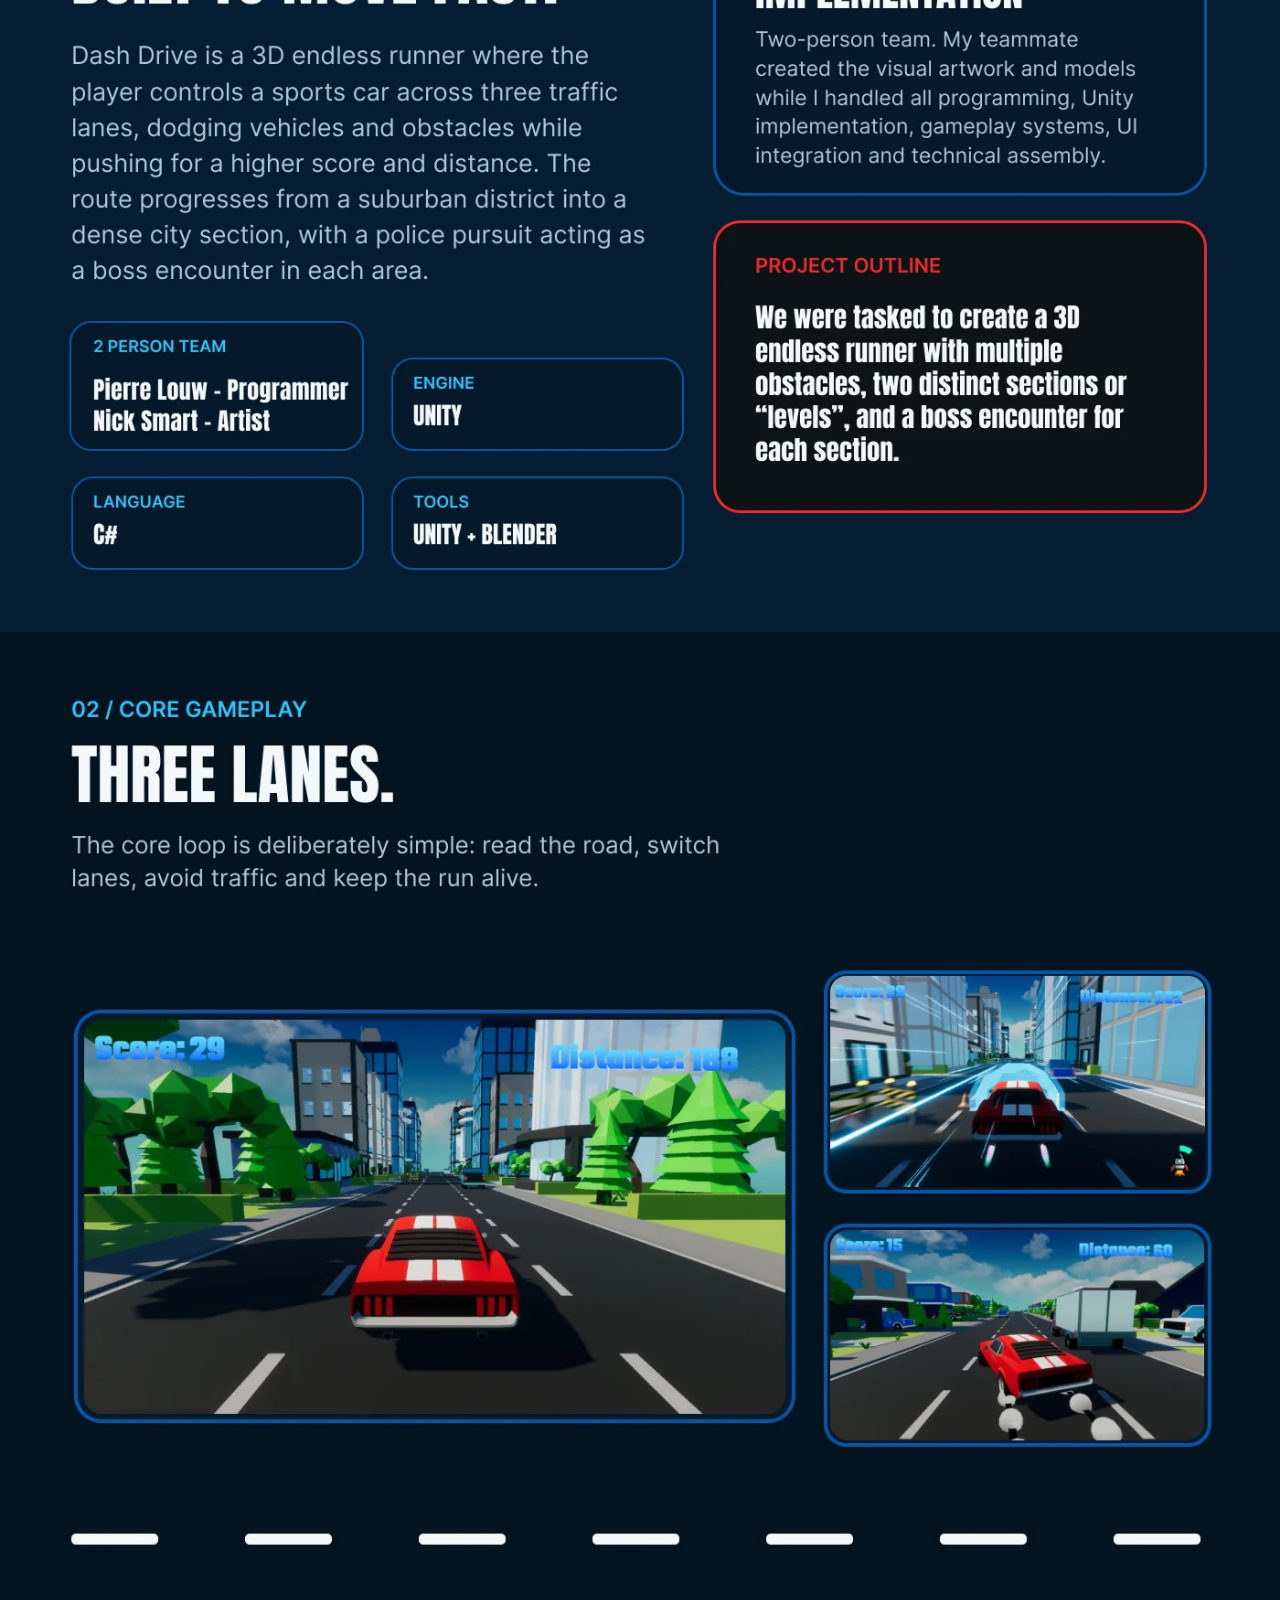
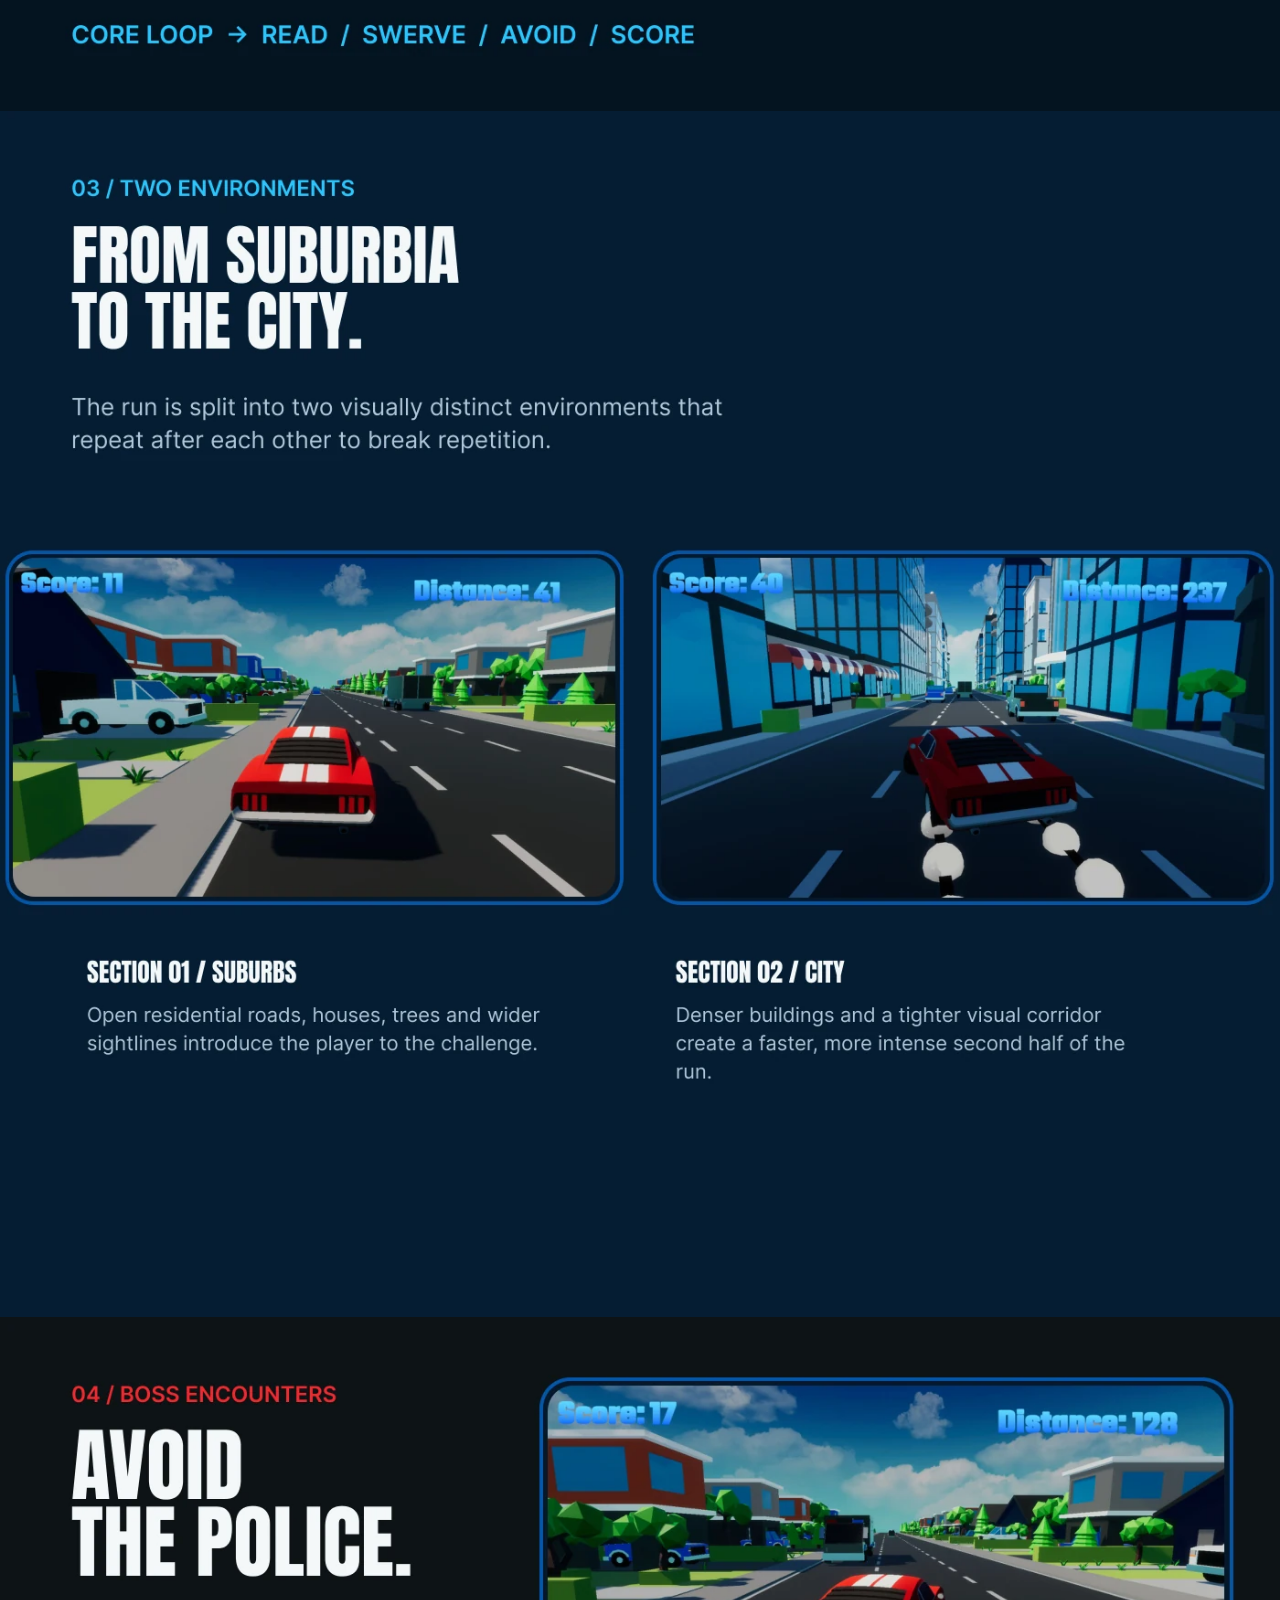
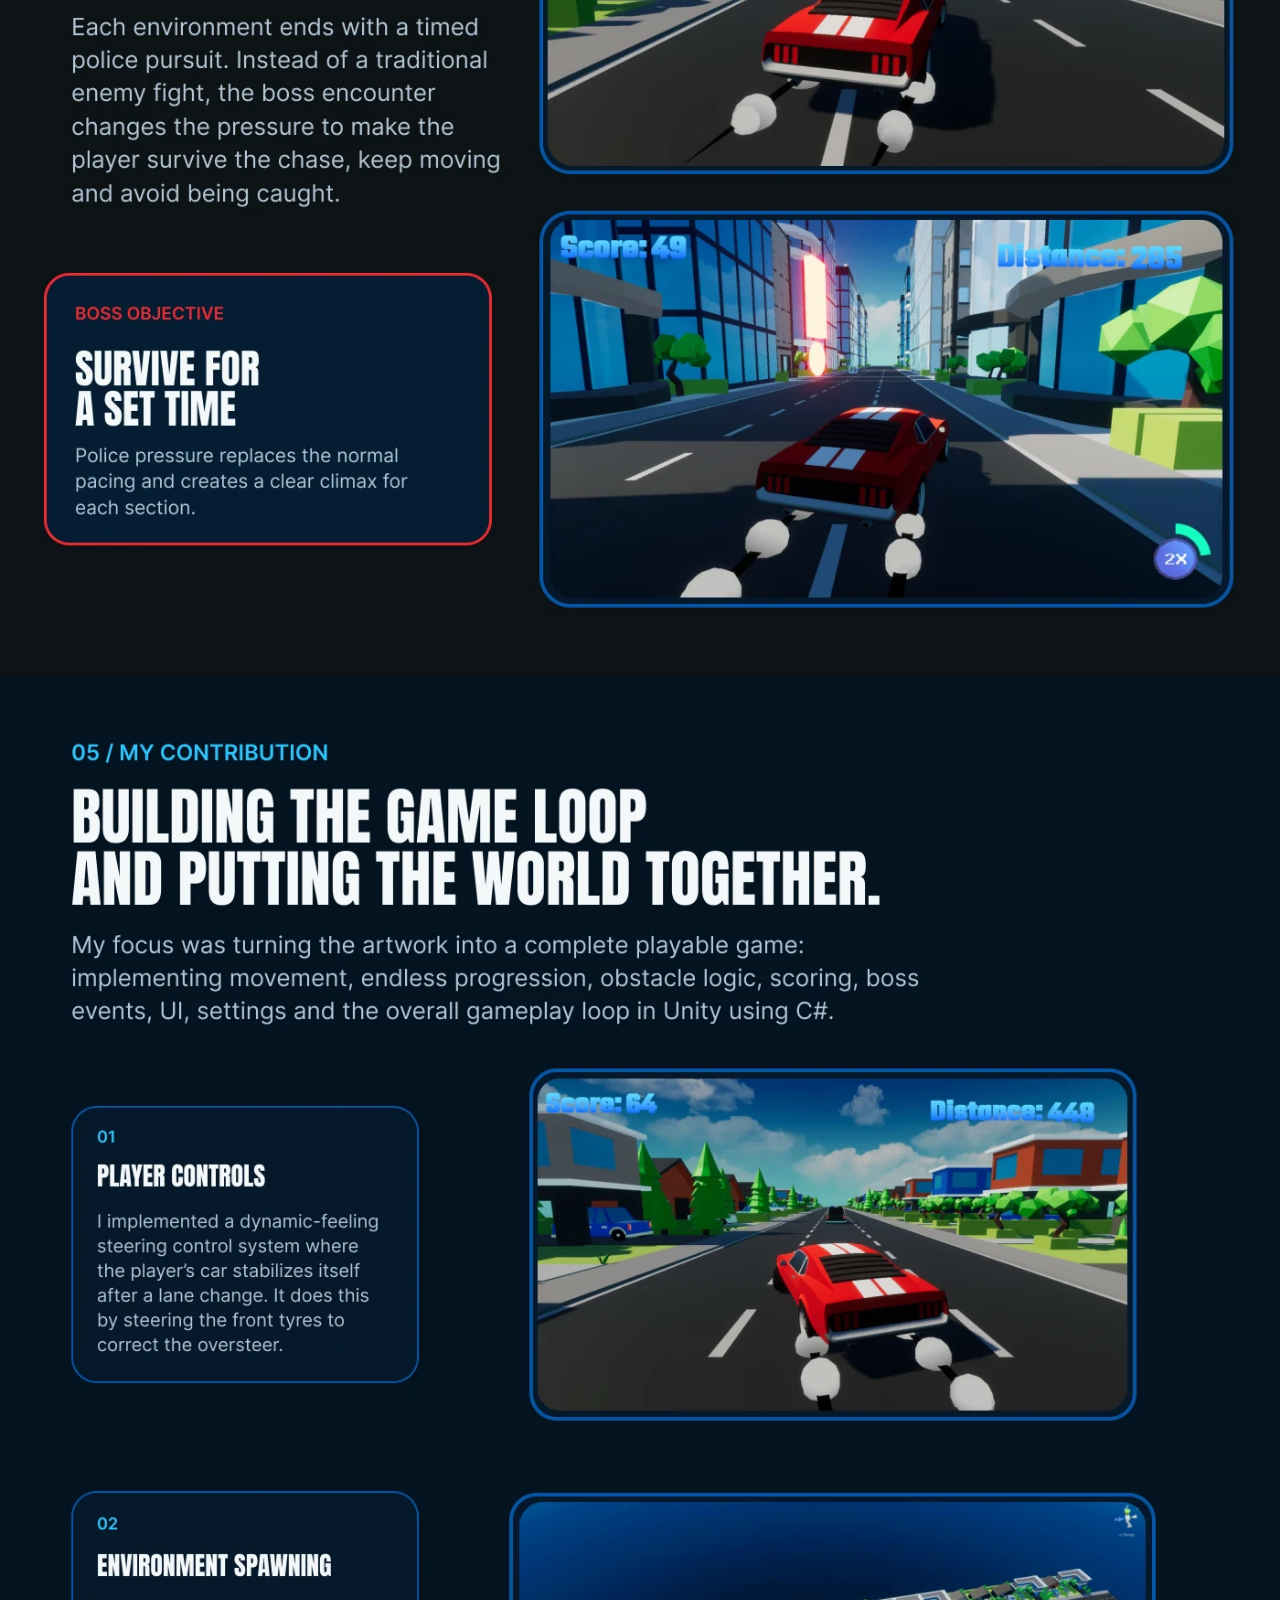
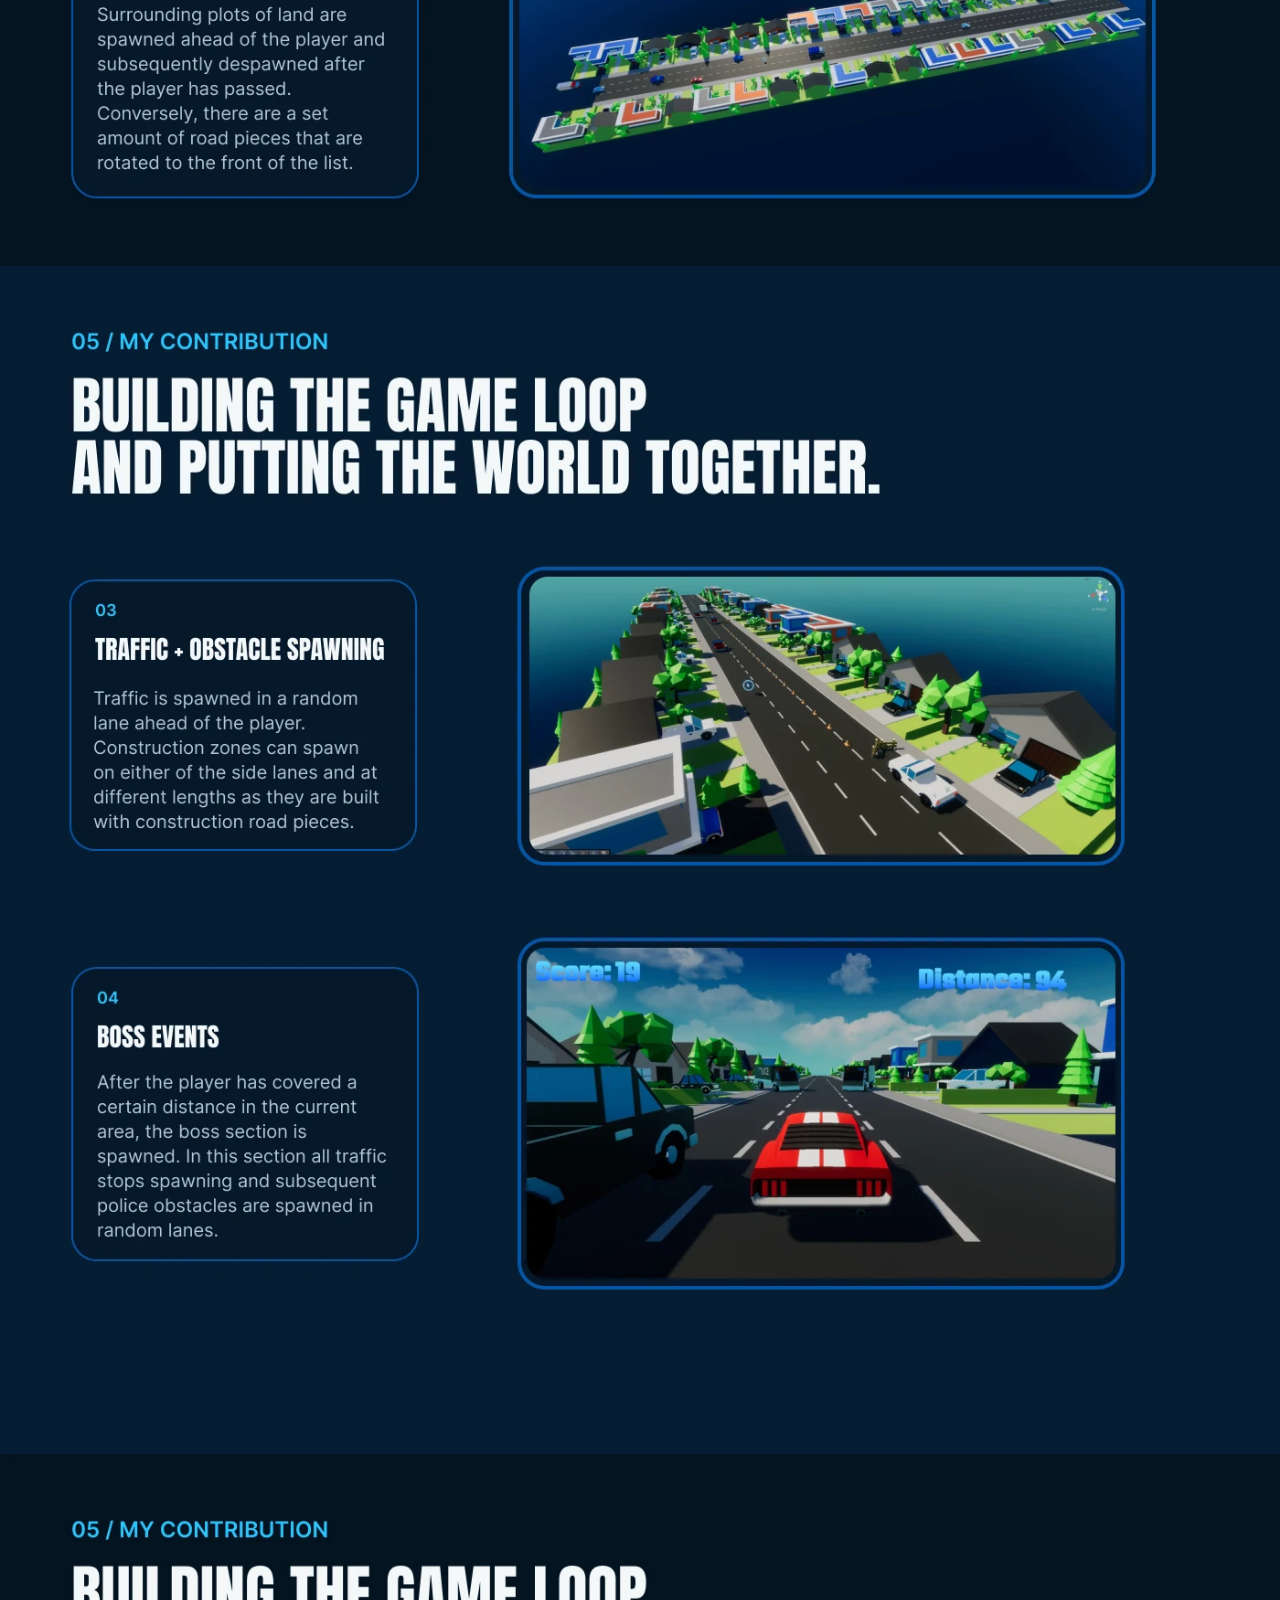
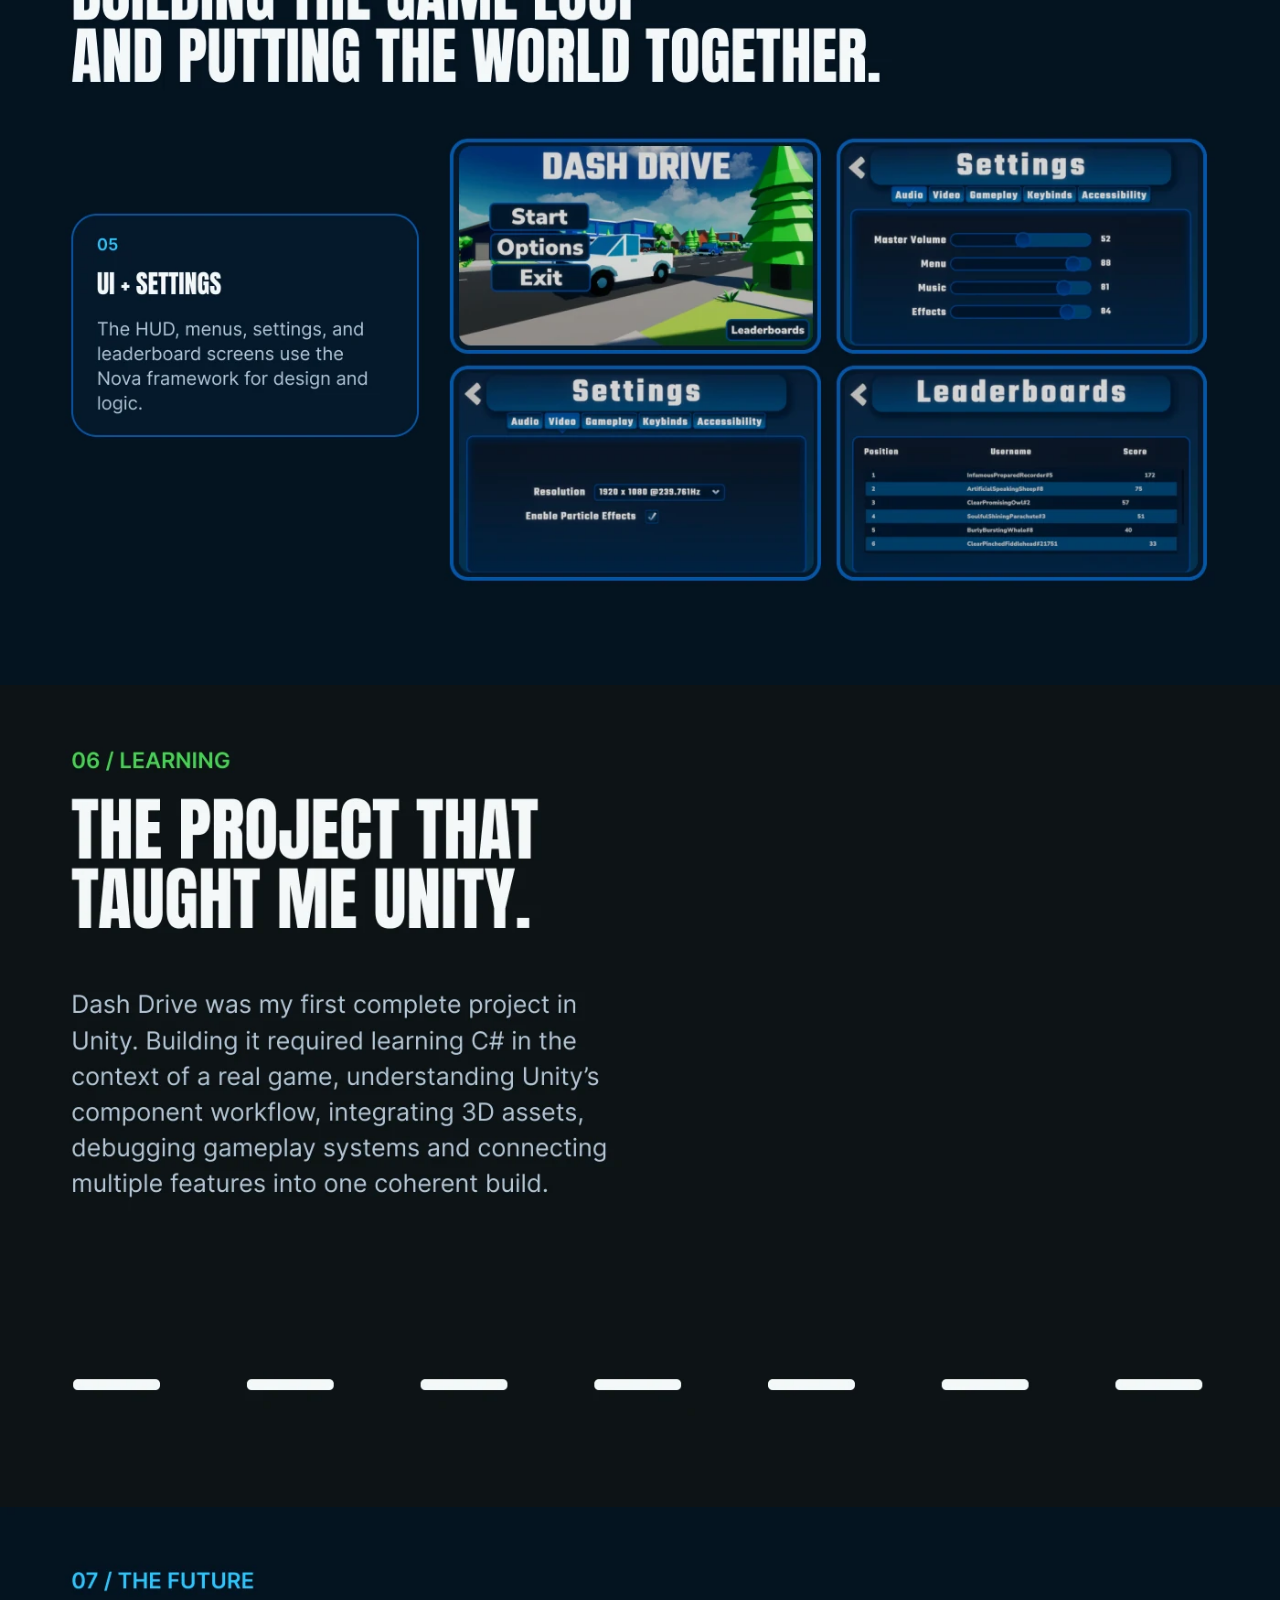
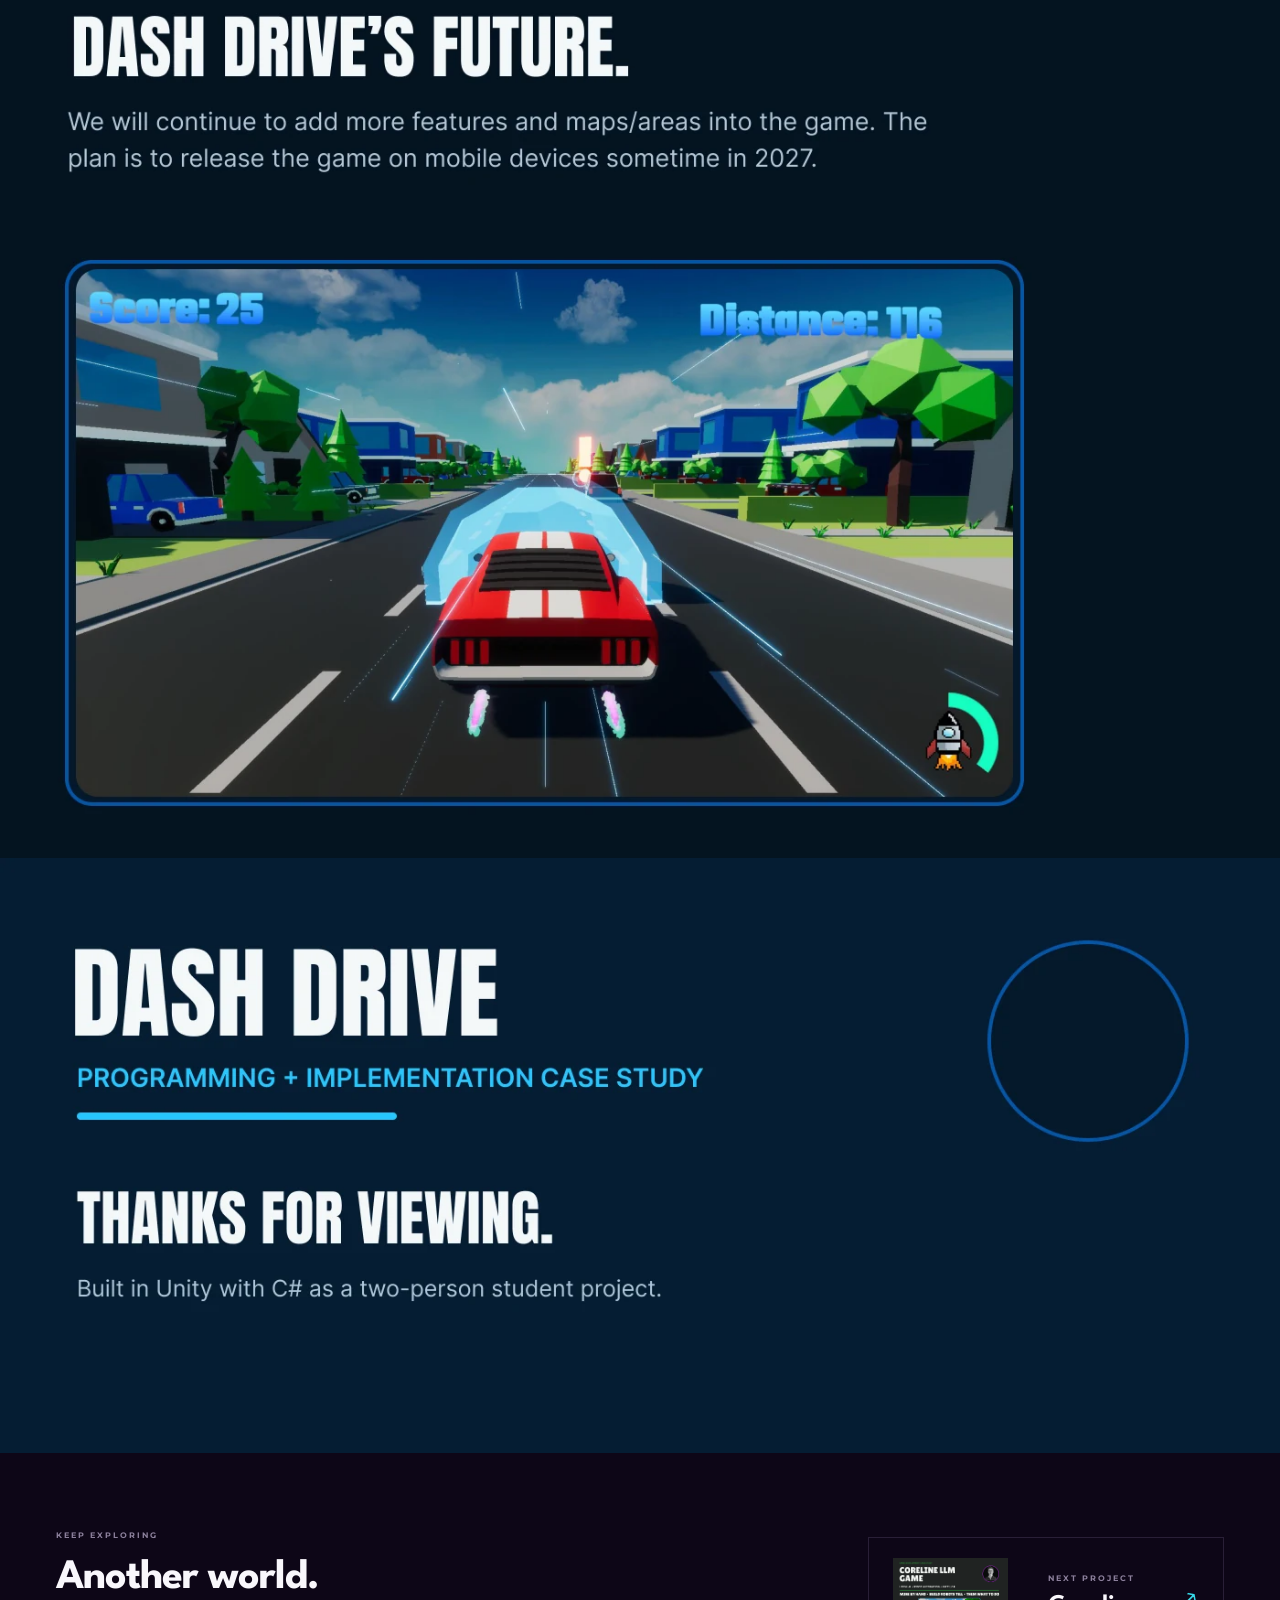
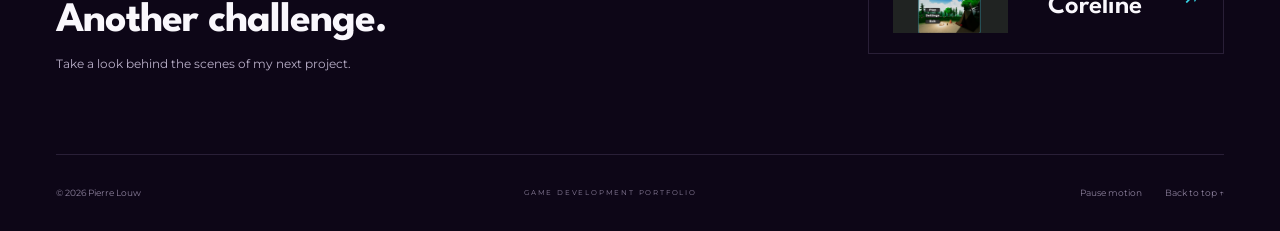
<file: projects/dash-drive.html>
<!doctype html>
<html lang="en" class="project-document"><head><meta charset="utf-8"><meta name="viewport" content="width=device-width, initial-scale=1"><meta name="theme-color" content="#130821"><title>Dash Drive — Pierre Louw</title><meta name="description" content="A three-lane endless runner through suburbs and city streets, with police pursuits that put every lane change to the test."><link rel="canonical" href="https://fate2664.github.io/projects/dash-drive.html"><meta property="og:title" content="Dash Drive — Pierre Louw"><meta property="og:description" content="A three-lane endless runner through suburbs and city streets, with police pursuits that put every lane change to the test."><meta property="og:type" content="article"><meta property="og:url" content="https://fate2664.github.io/projects/dash-drive.html"><meta property="og:image" content="https://fate2664.github.io/assets/images/dash-drive-thumbnail-20261111.webp"><link rel="icon" href="../assets/images/favicon.svg" type="image/svg+xml"><link rel="preconnect" href="https://fonts.googleapis.com"><link rel="preconnect" href="https://fonts.gstatic.com" crossorigin><link href="https://fonts.googleapis.com/css2?family=League+Spartan:wght@400;500;600;700;800;900&family=Montserrat:wght@400;500;600;700;800&display=swap" rel="stylesheet"><link rel="stylesheet" href="../assets/css/styles.css"><script src="../assets/js/site.js" defer></script><script src="../assets/js/media.js" defer></script><script src="../assets/js/project.js" defer></script></head>
<body class="project-page"><a class="skip-link" href="#main">Skip to project</a>
<header class="site-header"><div class="header-inner wrap"><a class="brand" href="../" aria-label="Pierre Louw home"><span class="brand-symbol" aria-hidden="true">P<span>L</span><i></i></span><span class="brand-name">PIERRE LOUW<span>GAME DEVELOPER</span></span></a><button class="menu-toggle" aria-expanded="false" aria-controls="main-nav" aria-label="Open navigation"><span></span><span></span></button><nav id="main-nav" aria-label="Main navigation"><a href="../#work">Work<span>01</span></a><a href="../#about">About<span>02</span></a><a href="../#contact" class="nav-contact">Let’s talk <span aria-hidden="true">↗</span></a></nav></div></header>
<main id="main"><div class="project-header wrap"><a class="back-link" href="../#work">← ALL PROJECTS</a><div class="project-title-row"><div><p class="eyebrow"><span class="status-dot" aria-hidden="true"></span>GAMEPLAY PROGRAMMING</p><h1>Dash Drive<span class="cyan">.</span></h1><p class="project-intro">A three-lane endless runner through suburbs and city streets, with police pursuits that put every lane change to the test.</p></div><div class="project-facts"><div><span>MY ROLE</span><strong>Programming & implementation</strong></div><div><span>BUILT WITH</span><strong>Unity / C#</strong></div></div></div></div>
<div class="project-toolbar"><div class="wrap project-toolbar-inner"><label for="section-select"><span>EXPLORE</span><select id="section-select" aria-label="Jump to a project section"><option value="section-01">Cover</option><option value="section-02">Project overview</option><option value="section-03">Core gameplay</option><option value="section-04">Two environments</option><option value="section-05">Boss encounters</option><option value="section-06">Player controls & world spawning</option><option value="section-07">Traffic & boss systems</option><option value="section-08">UI & settings</option><option value="section-09">Learning Unity</option><option value="section-10">The future</option><option value="section-11">Thanks for viewing</option></select></label></div><div class="reading-progress" aria-hidden="true"></div></div>

<div class="gallery" data-project="dash-drive"><section class="art-section" id="section-01" data-title="Cover" data-width="2048" data-height="1462" aria-label="Cover">
  <div class="artwork" style="--section-ratio:2048/1462"><img src="../assets/projects/dash-drive/hero-20261111.webp" alt="Dash Drive — Cover." width="2048" height="1462" loading="eager" decoding="async"></div>
  <div class="section-copy"><h2>Cover</h2><p>GAME DEVELOPMENT CASE STUDY
DASH DRIVE
3D ENDLESS RUNNER • UNITY / C#
SWERVE THROUGH TRAFFIC. 

OUTRUN THE POLICE.

REACH YOUR HIGH SCORE.
PROGRAMMING
UNITY
C#</p></div></section><section class="art-section" id="section-02" data-title="Project overview" data-width="1400" data-height="950" aria-label="Project overview">
  <div class="artwork" style="--section-ratio:1400/950"><img src="../assets/projects/dash-drive/section-02.webp" alt="Dash Drive — Project overview." width="1400" height="950" loading="lazy" decoding="async"></div>
  <div class="section-copy"><h2>Project overview</h2><p>01 / PROJECT OVERVIEW
FIRST UNITY PROJECT.
BUILT TO MOVE FAST.
MY ROLE
PROGRAMMER +
IMPLEMENTATION
Dash Drive is a 3D endless runner where the 
player controls a sports car across three traffic 
lanes, dodging vehicles and obstacles while 
pushing for a higher score and distance. The 
route progresses from a suburban district into a 
dense city section, with a police pursuit acting as 
a boss encounter in each area.
Two-person team. My teammate 
created the visual artwork and models 
while I handled all programming, Unity 
implementation, gameplay systems, UI 
integration and technical assembly.
PROJECT OUTLINE
We were tasked to create a 3D 
endless runner with multiple 
obstacles, two distinct sections or 
“levels”, and a boss encounter for 
each section.
2 PERSON TEAM
Pierre Louw - Programmer
Nick Smart - Artist
ENGINE
UNITY
LANGUAGE
C#
TOOLS
UNITY + BLENDER</p></div></section><section class="art-section" id="section-03" data-title="Core gameplay" data-width="1400" data-height="1180" aria-label="Core gameplay">
  <div class="artwork" style="--section-ratio:1400/1180"><img src="../assets/projects/dash-drive/section-03.webp" alt="Dash Drive — Core gameplay." width="1400" height="1180" loading="lazy" decoding="async"></div>
  <div class="section-copy"><h2>Core gameplay</h2><p>02 / CORE GAMEPLAY
THREE LANES.
The core loop is deliberately simple: read the road, switch 
lanes, avoid traffic and keep the run alive.
CORE LOOP  →  READ  /  SWERVE  /  AVOID  /  SCORE</p></div></section><section class="art-section" id="section-04" data-title="Two environments" data-width="1400" data-height="1320" aria-label="Two environments">
  <div class="artwork" style="--section-ratio:1400/1320"><img src="../assets/projects/dash-drive/section-04.webp" alt="Dash Drive — Two environments." width="1400" height="1320" loading="lazy" decoding="async"></div>
  <div class="section-copy"><h2>Two environments</h2><p>03 / TWO ENVIRONMENTS
FROM SUBURBIA
TO THE CITY.
The run is split into two visually distinct environments that 
repeat after each other to break repetition.
SECTION 01 / SUBURBS
Open residential roads, houses, trees and wider 
sightlines introduce the player to the challenge.
SECTION 02 / CITY
Denser buildings and a tighter visual corridor 
create a faster, more intense second half of the 
run.</p></div></section><section class="art-section" id="section-05" data-title="Boss encounters" data-width="1400" data-height="1050" aria-label="Boss encounters">
  <div class="artwork" style="--section-ratio:1400/1050"><img src="../assets/projects/dash-drive/section-05.webp" alt="Dash Drive — Boss encounters." width="1400" height="1050" loading="lazy" decoding="async"></div>
  <div class="section-copy"><h2>Boss encounters</h2><p>04 / BOSS ENCOUNTERS
AVOID
THE POLICE.
Each environment ends with a timed 
police pursuit. Instead of a traditional 
enemy fight, the boss encounter 
changes the pressure to make the 
player survive the chase, keep moving 
and avoid being caught.
BOSS OBJECTIVE
SURVIVE FOR
A SET TIME
Police pressure replaces the normal 
pacing and creates a clear climax for 
each section.</p></div></section><section class="art-section" id="section-06" data-title="Player controls &amp; world spawning" data-width="1400" data-height="1300" aria-label="Player controls &amp; world spawning">
  <div class="artwork" style="--section-ratio:1400/1300"><img src="../assets/projects/dash-drive/section-06.webp" alt="Dash Drive — Player controls &amp; world spawning." width="1400" height="1300" loading="lazy" decoding="async"></div>
  <div class="section-copy"><h2>Player controls &amp; world spawning</h2><p>05 / MY CONTRIBUTION
BUILDING THE GAME LOOP
AND PUTTING THE WORLD TOGETHER.
My focus was turning the artwork into a complete playable game: 
implementing movement, endless progression, obstacle logic, scoring, boss 
events, UI, settings and the overall gameplay loop in Unity using C#.
01
PLAYER CONTROLS
I implemented a dynamic-feeling 
steering control system where 
the player’s car stabilizes itself 
after a lane change. It does this 
by steering the front tyres to 
correct the oversteer.
02
ENVIRONMENT SPAWNING
Surrounding plots of land are 
spawned ahead of the player and 
subsequently despawned after 
the player has passed. 
Conversely, there are a set 
amount of road pieces that are 
rotated to the front of the list.</p></div></section><section class="art-section" id="section-07" data-title="Traffic &amp; boss systems" data-width="1400" data-height="1300" aria-label="Traffic &amp; boss systems">
  <div class="artwork" style="--section-ratio:1400/1300"><img src="../assets/projects/dash-drive/section-07.webp" alt="Dash Drive — Traffic &amp; boss systems." width="1400" height="1300" loading="lazy" decoding="async"></div>
  <div class="section-copy"><h2>Traffic &amp; boss systems</h2><p>05 / MY CONTRIBUTION
BUILDING THE GAME LOOP
AND PUTTING THE WORLD TOGETHER.
03
TRAFFIC + OBSTACLE SPAWNING
Traffic is spawned in a random 
lane ahead of the player. 
Construction zones can spawn 
on either of the side lanes and at 
different lengths as they are built 
with construction road pieces.
04
BOSS EVENTS
After the player has covered a 
certain distance in the current 
area, the boss section is 
spawned. In this section all traffic 
stops spawning and subsequent 
police obstacles are spawned in 
random lanes.</p></div></section><section class="art-section" id="section-08" data-title="UI &amp; settings" data-width="1400" data-height="908" aria-label="UI &amp; settings">
  <div class="artwork" style="--section-ratio:1400/908"><img src="../assets/projects/dash-drive/section-08.webp" alt="Dash Drive — UI &amp; settings." width="1400" height="908" loading="lazy" decoding="async"></div>
  <div class="section-copy"><h2>UI &amp; settings</h2><p>05 / MY CONTRIBUTION
BUILDING THE GAME LOOP
AND PUTTING THE WORLD TOGETHER.
05
UI + SETTINGS
The HUD, menus, settings, and 
leaderboard screens use the 
Nova framework for design and 
logic.</p></div></section><section class="art-section" id="section-09" data-title="Learning Unity" data-width="1400" data-height="900" aria-label="Learning Unity">
  <div class="artwork" style="--section-ratio:1400/900"><img src="../assets/projects/dash-drive/section-09.webp" alt="Dash Drive — Learning Unity." width="1400" height="900" loading="lazy" decoding="async"></div>
  <div class="section-copy"><h2>Learning Unity</h2><p>06 / LEARNING
THE PROJECT THAT
TAUGHT ME UNITY.
Dash Drive was my first complete project in 
Unity. Building it required learning C# in the 
context of a real game, understanding Unity’s 
component workflow, integrating 3D assets, 
debugging gameplay systems and connecting 
multiple features into one coherent build.</p></div></section><section class="art-section" id="section-10" data-title="The future" data-width="1400" data-height="1040" aria-label="The future">
  <div class="artwork" style="--section-ratio:1400/1040"><img src="../assets/projects/dash-drive/section-10.webp" alt="Dash Drive — The future." width="1400" height="1040" loading="lazy" decoding="async"></div>
  <div class="section-copy"><h2>The future</h2><p>07 / THE FUTURE
DASH DRIVE’S FUTURE.
We will continue to add more features and maps/areas into the game. The 
plan is to release the game on mobile devices sometime in 2027.</p></div></section><section class="art-section" id="section-11" data-title="Thanks for viewing" data-width="1400" data-height="650" aria-label="Thanks for viewing">
  <div class="artwork" style="--section-ratio:1400/650"><img src="../assets/projects/dash-drive/section-11.webp" alt="Dash Drive — Thanks for viewing." width="1400" height="650" loading="lazy" decoding="async"></div>
  <div class="section-copy"><h2>Thanks for viewing</h2><p>DASH DRIVE
PROGRAMMING + IMPLEMENTATION CASE STUDY
THANKS FOR VIEWING.
Built in Unity with C# as a two-person student project.</p></div></section></div>
<div class="project-next wrap"><div><p class="small-label">KEEP EXPLORING</p><h2>Another world.<br>Another challenge.</h2><p>Take a look behind the scenes of my next project.</p></div><a class="next-project-link" href="coreline.html"><img src="../assets/images/coreline-thumbnail-20261111.webp" alt="" width="115" height="75" loading="lazy"><span><span class="small-label">NEXT PROJECT</span><strong>Coreline</strong></span><span aria-hidden="true">↗</span></a></div></main>
<footer class="site-footer wrap"><p>© <span data-year>2026</span> Pierre Louw</p><span>GAME DEVELOPMENT PORTFOLIO</span><div><button class="motion-toggle" type="button" aria-pressed="false">Pause motion</button><a href="#main">Back to top ↑</a></div></footer></body></html>
</file>
<file: assets/css/styles.css>
:root{--bg:#130821;--deep:#0d0617;--panel:#1b102a;--white:#f9f7fc;--muted:#b9afc8;--faint:#8c809c;--cyan:#36d7e7;--purple:#bf69ff;--line:rgba(201,174,235,.15);--gradient:linear-gradient(110deg,#36d7e7 0%,#8895ff 48%,#ce45f1 100%);--heading:'League Spartan',Arial,sans-serif;--body:'Montserrat',Arial,sans-serif}
*{box-sizing:border-box}html{scroll-behavior:smooth;scroll-padding-top:105px}body{margin:0;background:var(--bg);color:var(--white);font-family:var(--body);font-size:14px;line-height:1.8;-webkit-font-smoothing:antialiased}button,input,select{font:inherit}button,a{-webkit-tap-highlight-color:transparent}button{cursor:pointer}a{color:inherit;text-decoration:none}img{max-width:100%;display:block}svg{display:block}button{color:inherit}h1,h2,h3,p{margin:0}h1,h2,h3{font-family:var(--heading);line-height:1.02}a,button,select{touch-action:manipulation}a:focus-visible,button:focus-visible,select:focus-visible{outline:2px solid var(--cyan);outline-offset:6px}::selection{background:#7955b0;color:white}.wrap{width:min(1240px,calc(100% - 112px));margin-inline:auto}.gradient-text{background:var(--gradient);-webkit-background-clip:text;background-clip:text;color:transparent}.cyan{color:var(--cyan)}.purple{color:var(--purple)}.small-label,.eyebrow{font-size:10px;letter-spacing:2px;font-weight:700}.eyebrow{display:flex;align-items:center;gap:12px;line-height:1.7;color:#d2c8dd}.section-number{color:var(--cyan)}.section-space{padding-block:112px}.skip-link{position:fixed;top:10px;left:20px;z-index:1000;transform:translateY(-200%);background:var(--cyan);color:var(--deep);padding:10px 18px}.skip-link:focus{transform:none}
.site-header{height:96px;position:relative;z-index:30;border-bottom:1px solid var(--line);background:rgba(19,8,33,.8)}.header-inner{height:100%;display:flex;justify-content:space-between;align-items:center}.brand{display:flex;align-items:center;gap:15px}.brand-symbol{position:relative;display:inline-flex;align-items:center;font:800 34px/1 var(--heading);letter-spacing:-3px}.brand-symbol>span{color:var(--purple)}.brand-symbol i{display:block;width:5px;height:34px;background:var(--cyan);transform:skew(-28deg);margin-left:10px}.brand-name{font-size:11px;font-weight:800;letter-spacing:1.4px;line-height:1.4}.brand-name>span{font-size:8px;font-weight:500;display:block;letter-spacing:2.2px;color:var(--muted);margin-top:4px}nav{display:flex;align-items:center;gap:38px}nav a{font-size:12px;font-weight:600;display:flex;gap:8px;align-items:baseline;transition:color .2s}nav a>span{font-size:9px;color:var(--faint)}nav a:hover{color:var(--cyan)}nav .nav-contact{border:1px solid rgba(167,143,195,.4);padding:9px 17px;gap:20px}nav .nav-contact>span{font-size:17px;color:var(--cyan)}.menu-toggle{display:none}
.hero{position:relative;min-height:680px;padding-top:74px;padding-bottom:90px;display:grid;grid-template-columns:1.1fr 1fr;align-items:center;gap:15px}.hero-copy{position:relative;z-index:2}.hero h1{font-size:clamp(80px,8.2vw,122px);font-weight:800;letter-spacing:-4.5px;margin:26px 0 18px;line-height:.88}.hero-role{font-size:18px;font-weight:600;letter-spacing:-.6px}.hero-description{font-size:14px;line-height:1.9;margin-top:16px;color:var(--muted)}.hero-actions{display:flex;gap:30px;align-items:center;margin-top:30px}.button{display:inline-flex;align-items:center;justify-content:center;gap:28px;font-size:11px;font-weight:800;padding:15px 22px;transition:transform .25s,box-shadow .25s;background:none;border:1px solid var(--line)}.button-primary{background:var(--gradient);border:0;color:#100b20}.button-primary:hover{transform:translateY(-3px);box-shadow:0 8px 28px #815dff33}.button>span{font-size:21px;line-height:1}.text-link{font-size:11px;font-weight:600;display:inline-flex;align-items:center;gap:17px}.text-link:hover{color:var(--cyan)}.text-link>span{font-size:18px}.status-dot{width:6px;height:6px;border-radius:50%;background:var(--cyan);box-shadow:0 0 12px #36d7e74d}.hero-bottom{position:absolute;bottom:27px;inset-inline:0;display:flex;justify-content:space-between;align-items:center;color:var(--faint)}.hero-bottom .small-label{font-size:8px;letter-spacing:1.9px}.scroll-cue{font-size:8px;letter-spacing:2px;display:flex;align-items:center;gap:20px}.scroll-cue>span{color:var(--cyan);font-size:20px;animation:scroll-cue 2.5s ease-in-out infinite}
.hero-art{height:470px;position:relative;isolation:isolate;perspective:800px;--pointer-x:0deg;--pointer-y:0deg}.shard{position:absolute;inset:0;transition:transform .8s ease}.shard-back{background:linear-gradient(15deg,#431866,#9a27d2);clip-path:polygon(14% 1%,87% 1%,51% 70%);opacity:.72;transform:translateY(-28px);animation:float-back 8s ease-in-out infinite}.shard-left{background:linear-gradient(20deg,#34c6dd,#9a7cf7 65%,#b936ed);clip-path:polygon(47% 0%,6% 87%,69% 87%);opacity:.8;transform:translateY(7px);animation:float-left 9s ease-in-out infinite}.shard-right{background:linear-gradient(170deg,#b345eb,#7d71eb 50%,#32cbdf);clip-path:polygon(94% 4%,48% 60%,91% 96%);opacity:.85;animation:float-right 10s ease-in-out infinite}.shard-front{background:linear-gradient(30deg,#9955f0,#3ab8df);clip-path:polygon(50% 57%,22% 100%,76% 100%);opacity:.38}.controller-wrap{position:absolute;inset:0;display:grid;place-items:center;transform:rotateY(var(--pointer-x)) rotateX(var(--pointer-y));transition:transform .8s ease;filter:drop-shadow(0 10px 20px #150420c9);z-index:3}.controller{width:86%;transform:rotate(-8deg);filter:drop-shadow(0 0 8px #ce83f03a)}.art-orbit{position:absolute;border:1px solid #ad8cde29;inset:15% -3%;transform:rotate(-27deg);z-index:-1}.orbit-two{inset:8% 12%;transform:rotate(33deg);border-color:#72d6e321}.art-tag{position:absolute;z-index:4;font-family:monospace;font-size:18px;border:1px solid #9f81bd6e;background:#160b26bb;backdrop-filter:blur(8px);padding:9px 14px}.tag-code{top:13%;left:-1%;color:var(--cyan);transform:rotate(-8deg)}.tag-plus{right:1%;bottom:16%;color:#dabaee;font-size:29px;line-height:1;padding:13px 18px;transform:rotate(8deg)}.art-caption{position:absolute;bottom:2%;right:12%;font-size:9px;letter-spacing:3px;color:#e2d8f2}.art-cross{position:absolute;color:var(--cyan);font-size:18px;font-weight:400}.cross-one{right:0;top:-8px}.cross-two{bottom:0;left:-2%;color:var(--purple)}
.tool-strip{border-block:1px solid var(--line);background:#1a0e29}.tool-strip>.wrap{display:flex;justify-content:space-between;align-items:center;gap:16px;padding-block:22px;font-size:11px;font-weight:700;letter-spacing:2px;color:#c7bbd7}.tool-strip i{height:4px;width:4px;flex-shrink:0;background:var(--purple);transform:rotate(45deg)}.section-heading{display:flex;justify-content:space-between;align-items:end;gap:40px;margin-bottom:46px}.section-heading h2,.about-heading h2,.contact-section h2{font-size:clamp(42px,4.6vw,66px);font-weight:700;letter-spacing:-2px;margin-top:20px;line-height:1.02}.section-heading>p{color:var(--muted);font-size:12px;padding-bottom:5px;line-height:1.9}.project-grid{display:grid;grid-template-columns:1fr 1fr;gap:36px}.project-card{display:block;min-width:0}.project-image{position:relative;height:auto;aspect-ratio:1.42;overflow:hidden;border:1px solid var(--line);background:#051724}.project-image img{width:100%;height:100%;object-fit:contain;transition:transform .65s cubic-bezier(.2,.8,.2,1),filter .65s}.coreline-image{background:#1e2420}.project-open{position:absolute;right:18px;top:18px;display:grid;place-items:center;height:38px;width:38px;border-radius:50%;border:1px solid #ffffff30;background:#10081dbe;font-size:23px;transition:background .25s,transform .25s;opacity:0;transform:translate(-6px,6px)}.project-card:hover .project-image img{transform:scale(1.025);filter:brightness(1.08)}.project-card:hover .project-open,.project-card:focus-visible .project-open{opacity:1;transform:none;background:#201136}.project-index{position:absolute;bottom:15px;left:18px;font-size:8px;font-weight:600;letter-spacing:1.5px;background:#0c0617c9;padding:4px 8px;color:#e0d7ed;opacity:0;transition:opacity .25s}.project-card:hover .project-index{opacity:1}.project-meta{display:flex;justify-content:space-between;gap:12px;font-size:8px;letter-spacing:1.4px;font-weight:700;margin-top:23px}.project-category{color:var(--cyan)}.project-type{color:var(--faint)}.project-card h3{font-size:33px;letter-spacing:-.8px;margin-top:12px;display:flex;justify-content:space-between;align-items:center}.project-card h3>span{font-family:var(--body);font-size:25px;font-weight:400;color:#d4aef4;transition:transform .25s}.project-card:hover h3>span{transform:translate(3px,-3px)}.project-card>p{color:var(--muted);margin-top:10px;font-size:12px}.project-bottom{border-top:1px solid var(--line);margin-top:22px;padding-top:16px;display:flex;justify-content:space-between;font-size:9px;color:var(--faint);gap:10px}.project-bottom>span:last-child{color:#dfd4ec}.project-bottom>span:last-child>span{margin-left:10px;color:var(--cyan)}
.about-section{background:linear-gradient(105deg,#1c102c,#160c25);border-block:1px solid var(--line)}.about-grid{display:grid;grid-template-columns:1fr 1fr;gap:90px}.about-heading h2{font-size:58px}.about-copy p{font-size:13px;line-height:2;color:var(--muted);margin-top:20px}.about-copy .about-lead{font-family:var(--heading);font-size:26px;line-height:1.4;color:var(--white);margin-top:0;letter-spacing:-.3px}.about-copy strong{font-weight:500;color:#e1d9eb}.skills-list{margin-top:34px;border-top:1px solid var(--line)}.skills-list>div{padding-top:22px}.skills-list .small-label{font-size:8px;letter-spacing:1.7px;color:#a898b9}.skills-list p{margin-top:5px;font-size:12px;color:#e0d7ec}.skills-list p span{color:#785492;margin:0 8px}.about-geometry{width:230px;height:150px;margin-top:38px;position:relative}.about-geometry>span{position:absolute;inset:0;clip-path:polygon(0 0,100% 0,50% 100%);background:linear-gradient(160deg,#8940dc,#4446b1);opacity:.6}.about-geometry>span:nth-child(2){transform:rotate(180deg) translate(0,0);background:linear-gradient(15deg,#31d3e6,#ab38e9);width:140px;left:45px;opacity:.8}.about-geometry>span:nth-child(3){transform:translateX(35px);background:linear-gradient(80deg,#32cee240,#981ae962);width:100px}.about-geometry>div{position:absolute;inset:0;display:grid;place-items:center;font-family:monospace;font-size:31px;color:#f2eaff}.location{margin-top:24px;color:var(--muted);font-size:10px}.location>span{color:var(--cyan);font-size:20px;vertical-align:middle;margin-right:8px}.contact-section{position:relative;overflow:hidden;padding-block:110px 120px}.contact-section h2{font-size:80px}.contact-section p:not(.eyebrow){color:var(--muted);font-size:13px;line-height:1.9;margin-top:24px}.contact-email{display:inline-flex;gap:35px;font-size:24px;letter-spacing:-.5px;margin-top:33px;padding-bottom:12px;border-bottom:1px solid #87669e;font-weight:600;transition:border-color .2s,color .2s}.contact-email>span{color:var(--cyan)}.contact-email:hover{border-color:var(--cyan);color:var(--cyan)}.contact-github{display:flex;width:fit-content;margin-top:20px;color:var(--muted)}.contact-shape{position:absolute;right:-70px;top:90px;height:400px;width:400px;clip-path:polygon(50% 0,100% 100%,0 100%);background:linear-gradient(155deg,#b83bee15,#8156cf3b,#31c6df0c);transform:rotate(30deg);z-index:-1}.site-footer{border-top:1px solid var(--line);padding-block:24px;display:flex;justify-content:space-between;align-items:center;gap:25px;color:var(--faint);font-size:9px}.site-footer>span{font-size:7px;letter-spacing:1.8px}.site-footer>div{display:flex;align-items:center;gap:23px}.motion-toggle{border:0;background:none;color:var(--faint);padding:6px 0;font-size:9px}.site-footer a:hover,.motion-toggle:hover{color:var(--cyan)}
/* Project galleries: continuous artwork, real URLs, and an accessible text view. */
.project-page{background:var(--deep)}.project-page .site-header{height:80px}.project-header{padding-block:52px 35px}.back-link{display:inline-flex;gap:12px;color:var(--muted);font-size:10px;font-weight:600;letter-spacing:1px}.back-link:hover{color:var(--cyan)}.project-title-row{display:flex;justify-content:space-between;gap:35px;align-items:end;margin-top:29px}.project-title-row .eyebrow{font-size:9px}.project-title-row h1{font-size:64px;letter-spacing:-2px;margin-top:12px}.project-intro{font-size:12px;color:var(--muted);max-width:550px;margin-top:12px}.project-facts{display:flex;gap:26px;white-space:nowrap;padding-bottom:4px}.project-facts>div>span{display:block;font-size:8px;letter-spacing:1.3px;color:var(--faint);margin-bottom:7px}.project-facts>div>strong{font-size:11px;font-weight:500}.project-toolbar{position:sticky;top:0;z-index:25;background:#150c22f5;backdrop-filter:blur(14px);border-block:1px solid var(--line);height:66px}.project-toolbar-inner{display:flex;align-items:center;justify-content:space-between;height:100%;gap:15px}.project-toolbar label{font-size:9px;color:var(--faint);font-weight:600;letter-spacing:1.4px;display:flex;align-items:center;gap:14px}.project-toolbar select{background:#21152e;color:#e7dff0;font-size:11px;border:1px solid var(--line);padding:7px 32px 7px 12px;max-width:250px;border-radius:0}.toolbar-buttons{display:flex;gap:12px}.toolbar-button{font-size:10px;border:1px solid #b69acc40;background:transparent;padding:6px 13px;min-height:34px;display:inline-flex;align-items:center;gap:8px}.toolbar-button:hover,.toolbar-button[aria-pressed=true]{background:#37204b;color:#fff;border-color:#a272cb}.reading-progress{height:2px;position:absolute;bottom:-1px;left:0;width:100%;transform-origin:left;transform:scaleX(0);background:var(--gradient)}.gallery{max-width:1080px;margin-inline:auto;background:#081620;position:relative}.gallery.expanded{max-width:1400px}.art-section{margin:0;position:relative;scroll-margin-top:66px}.artwork{position:relative}.artwork>img:not(.media-overlay),.artwork>video{display:block;width:100%;height:auto}.artwork>img:not(.media-overlay){aspect-ratio:var(--section-ratio);background:#15181a}.artwork>video{aspect-ratio:var(--section-ratio);object-fit:contain}.media-overlay{position:absolute;object-fit:cover;border-radius:4px}.cover-overlay{left:44.43%;top:43.05%;width:53.57%;height:45.05%}.robot-mining{left:36.86%;top:17.31%;width:49%;height:24.31%}.robot-collection{left:36.86%;top:43.13%;width:49%;height:24.25%}.robot-scanning{left:36.86%;top:68.88%;width:49%;height:24.31%}.section-copy{display:none;padding:48px;max-width:840px;margin:auto;color:#c6bdcf}.section-copy h2{font-size:32px;color:var(--white);margin-bottom:24px}.section-copy p{white-space:pre-line;line-height:1.9;font-size:15px}.text-mode{background:#1c1229}.text-mode .artwork{display:none}.text-mode .section-copy{display:block}.text-mode .art-section{border-bottom:1px solid var(--line)}.project-next{padding-block:65px 80px;display:flex;justify-content:space-between;align-items:center;gap:30px}.project-next .small-label{color:var(--faint);font-size:8px}.project-next h2{font-size:42px;margin-top:15px;letter-spacing:-1px}.project-next p{color:var(--muted);font-size:12px;margin-top:10px}.next-project-link{border:1px solid var(--line);padding:20px 24px;display:flex;align-items:center;gap:40px;transition:border-color .2s,background .2s}.next-project-link:hover{border-color:var(--purple);background:#261334}.next-project-link img{width:115px;height:75px;object-fit:cover}.next-project-link .small-label{display:block;margin-bottom:9px}.next-project-link strong{font:600 27px var(--heading)}.next-project-link>span:last-child{font-size:28px;color:var(--cyan)}.viewer-note{font-size:10px;color:var(--muted);padding:12px 20px;text-align:center;background:#1b1128}.viewer-note:empty{display:none}noscript .viewer-note{display:block}
.js .reveal{opacity:0;transform:translateY(24px);transition:opacity .8s ease,transform .8s cubic-bezier(.2,.7,.2,1)}.js .reveal.is-visible{opacity:1;transform:none}.intro-in{animation:enter 1s both cubic-bezier(.2,.7,.2,1)}.hero h1{animation-delay:.1s}.hero-role{animation-delay:.18s}.hero-description{animation-delay:.24s}.hero-actions{animation-delay:.3s}.hero-art{animation-delay:.2s}.project-card:nth-child(2){transition-delay:.1s!important}@keyframes enter{from{opacity:0;transform:translateY(18px)}to{opacity:1;transform:none}}@keyframes scroll-cue{0%,100%{transform:translateY(0)}50%{transform:translateY(5px)}}@keyframes float-back{0%,100%{transform:translateY(-28px)}50%{transform:translateY(-14px)}}@keyframes float-left{0%,100%{transform:translateY(7px)}50%{transform:translateY(-5px)}}@keyframes float-right{0%,100%{transform:translateY(0)}50%{transform:translateY(14px)}}
.motion-paused *,.motion-paused *::before,.motion-paused *::after{animation:none!important;transition:none!important;scroll-behavior:auto!important}.motion-paused .reveal{opacity:1!important;transform:none!important}.motion-paused .controller-wrap{transform:none}
@media(min-width:1550px){.hero{min-height:750px}.hero-art{height:520px}.hero h1{font-size:130px}}
@media(max-width:1100px){.wrap{width:calc(100% - 72px)}.hero{min-height:640px;padding-top:60px}.hero-art{height:390px}.hero h1{font-size:90px}.hero-role{font-size:15px}.about-grid{gap:55px}.about-heading h2{font-size:48px}.project-facts{gap:16px}.project-title-row h1{font-size:54px}.next-project-link{gap:22px}.project-meta{font-size:7px;letter-spacing:1px}.project-grid{gap:28px}}
@media(max-width:760px){.wrap{width:calc(100% - 40px)}.site-header{height:78px}.brand-name{font-size:10px}.brand-name>span{font-size:7px}.brand-symbol{font-size:29px}.brand-symbol i{height:29px;width:4px}nav{gap:21px}nav a{font-size:10px}nav a>span{display:none}nav .nav-contact{padding:7px 12px;gap:8px}nav .nav-contact>span{display:inline;font-size:14px}.hero{padding-top:55px;min-height:620px;grid-template-columns:1.2fr 1fr;gap:0}.hero h1{font-size:78px;letter-spacing:-3px}.hero-art{height:290px;margin-right:-10px;margin-left:-40px;opacity:.85}.hero-role{font-size:12px}.hero-description{font-size:12px}.hero .eyebrow{font-size:8px;letter-spacing:1.1px}.hero-actions{gap:22px}.button{padding:13px 16px;gap:18px;font-size:10px}.hero-actions .text-link{font-size:10px;gap:10px}.art-caption{font-size:7px}.tag-code{font-size:12px;left:0}.tag-plus{font-size:20px;padding:8px 12px}.section-space{padding-block:76px}.tool-strip>.wrap{font-size:8px;letter-spacing:1.1px;gap:7px;padding-block:18px}.tool-strip i{width:3px;height:3px}.section-heading{align-items:start;gap:25px}.section-heading h2{font-size:48px}.section-heading>p{font-size:10px;margin-top:34px}.project-grid{gap:25px}.project-meta{display:block;font-size:7px;letter-spacing:.7px}.project-type{display:none}.project-card h3{font-size:29px}.project-card>p{font-size:10px;line-height:1.8}.project-bottom{font-size:8px;display:block}.project-bottom>span{display:block}.project-bottom>span:last-child{margin-top:6px}.about-grid{gap:35px}.about-heading .eyebrow{font-size:8px;letter-spacing:1.1px}.about-heading h2{font-size:40px}.about-copy .about-lead{font-size:24px}.about-copy p{font-size:12px}.about-geometry{width:200px;height:130px}.skills-list p{font-size:10px}.contact-section h2{font-size:64px}.contact-email{font-size:22px}.site-footer{flex-wrap:wrap;gap:8px;font-size:8px;padding-block:22px}.site-footer>span{display:none}.project-title-row{display:block}.project-facts{margin-top:25px;gap:25px}.project-toolbar select{max-width:210px;font-size:10px}.project-toolbar label{font-size:8px;gap:9px}.toolbar-buttons{gap:8px}.toolbar-button{font-size:9px;padding:6px 9px}.project-next{gap:20px}.project-next h2{font-size:32px}.project-next p{font-size:10px}.next-project-link{gap:14px;padding:15px}.next-project-link img{width:75px;height:65px}.next-project-link strong{font-size:22px}}
@media(max-width:540px){.wrap{width:calc(100% - 40px)}.menu-toggle{display:flex;flex-direction:column;justify-content:center;gap:6px;width:42px;height:42px;border:1px solid var(--line);background:transparent;padding:11px}.menu-toggle>span{height:1px;width:18px;background:var(--white);transition:transform .2s}.menu-toggle[aria-expanded=true]>span:first-child{transform:translateY(3.5px) rotate(45deg)}.menu-toggle[aria-expanded=true]>span:last-child{transform:translateY(-3.5px) rotate(-45deg)}.js #main-nav{display:none;position:absolute;top:77px;left:0;right:0;padding:25px;background:#1b0f2c;border-bottom:1px solid var(--line);gap:25px}.js #main-nav.is-open{display:flex}.js #main-nav a{font-size:12px}html:not(.js) .menu-toggle{display:none}html:not(.js) .brand-name{display:none}.hero{padding-top:43px;min-height:auto;display:block;padding-bottom:68px}.hero-copy{z-index:3}.hero h1{font-size:90px;letter-spacing:-4px;line-height:.9;margin-block:24px 19px}.hero-role{font-size:14px}.hero-description{font-size:13px;max-width:270px}.hero-art{height:310px;width:310px;max-width:90%;margin:34px auto 18px;opacity:1}.hero-actions{margin-top:25px}.hero .eyebrow{font-size:8px;letter-spacing:1.5px}.hero-bottom{bottom:19px}.hero-bottom .small-label{font-size:6px;letter-spacing:1px}.scroll-cue{font-size:6px;gap:9px;letter-spacing:1px}.art-caption{font-size:7px;right:9%}.tool-strip>.wrap{font-size:7px;letter-spacing:.5px;gap:7px;padding-block:18px}.tool-strip>.wrap span:last-child,.tool-strip i:last-of-type{display:none}.section-heading{display:block;margin-bottom:30px}.section-heading>p{margin-top:20px;font-size:12px}.section-heading h2{font-size:50px}.eyebrow{font-size:8px;letter-spacing:1.7px}.project-grid{grid-template-columns:1fr;gap:46px}.project-meta{display:flex;font-size:8px;letter-spacing:1px;margin-top:18px}.project-type{display:inline;font-size:7px}.project-card h3{font-size:34px}.project-card>p{font-size:12px}.project-bottom{display:flex;font-size:9px;margin-top:17px;padding-top:13px}.project-bottom>span:last-child{margin-top:0}.project-image{aspect-ratio:1.42}.project-open{opacity:1;transform:none;top:12px;right:12px;width:30px;height:30px;font-size:18px}.about-grid{grid-template-columns:1fr;gap:32px}.about-heading h2{font-size:48px}.about-geometry{display:none}.about-heading .location{margin-top:20px}.about-copy .about-lead{font-size:26px}.about-copy p{font-size:12px;line-height:2}.skills-list p{font-size:10px}.contact-section h2{font-size:64px}.contact-email{font-size:19px;gap:20px}.contact-section p:not(.eyebrow){font-size:12px}.contact-shape{width:260px;height:260px;right:-150px;top:140px}.site-footer{align-items:center}.site-footer>div{gap:14px}.motion-toggle{font-size:8px}.project-page .site-header{height:78px}.project-header{padding-block:32px 28px}.project-title-row{margin-top:22px}.project-title-row h1{font-size:48px}.project-facts{gap:21px}.project-facts>div>strong{font-size:9px}.project-facts>div>span{font-size:7px}.project-toolbar{height:62px}.project-toolbar .wrap{width:calc(100% - 24px)}.project-toolbar label>span{display:none}.project-toolbar select{max-width:172px;width:100%;font-size:9px;padding:8px}.toolbar-buttons{gap:6px}.toolbar-button{font-size:8px;padding:6px 8px}.expand-button{display:none}.art-section{scroll-margin-top:62px}.section-copy{padding:30px 24px}.section-copy h2{font-size:27px}.section-copy p{font-size:14px}.project-next{display:block;padding-block:45px 55px}.next-project-link{margin-top:25px;justify-content:space-between}.next-project-link img{width:100px;height:70px}.next-project-link strong{font-size:25px}.viewer-note{font-size:9px}.project-page .site-footer{margin-top:0}}
@media(prefers-reduced-motion:reduce){html{scroll-behavior:auto}*,*::before,*::after{animation:none!important;transition:none!important}.js .reveal{opacity:1;transform:none}.controller-wrap{transform:none!important}}
/* The decorative orbital frames must not create horizontal page scrolling. */
body{overflow-x:clip}

html{overflow-x:clip}

html.project-document{scroll-padding-top:0}

html.project-document{overflow-anchor:none}

/* Readability and eased hover interactions. */
.project-category{font-size:12px}
.project-bottom{font-size:13px;flex-wrap:wrap}
.project-bottom>span:last-child>span{font-size:17px}
.back-link{font-size:14px}
.project-intro{font-size:16px}
.project-facts{white-space:normal;flex-wrap:wrap}
.project-facts>div>span{font-size:12px}
.project-facts>div>strong{font-size:15px}
.project-title-row>div:first-child{flex:1;min-width:0}
.gallery,.gallery.expanded{width:100%;max-width:1400px}
.section-copy{display:block;position:absolute;width:1px;height:1px;padding:0;margin:-1px;overflow:hidden;clip-path:inset(50%);white-space:nowrap;border:0}
.button,.text-link,.back-link,nav a,.contact-email,.site-footer a,.motion-toggle,.next-project-link{transition:color .35s cubic-bezier(.22,1,.36,1),background-color .35s cubic-bezier(.22,1,.36,1),border-color .35s cubic-bezier(.22,1,.36,1),transform .45s cubic-bezier(.22,1,.36,1),box-shadow .45s cubic-bezier(.22,1,.36,1)}
.project-image img{transition:transform .7s cubic-bezier(.22,1,.36,1),filter .7s cubic-bezier(.22,1,.36,1)}
.project-open,.project-index,.project-card h3>span{transition:opacity .4s cubic-bezier(.22,1,.36,1),transform .45s cubic-bezier(.22,1,.36,1),background-color .4s cubic-bezier(.22,1,.36,1)}
@media(max-width:760px){.project-category{font-size:11px}.project-bottom{font-size:12px}.project-title-row{display:block}.project-facts{margin-top:24px}}
@media(max-width:540px){.project-category{font-size:12px}.project-bottom{font-size:13px;gap:8px}.project-facts>div>span{font-size:11px}.project-facts>div>strong{font-size:13px}.project-meta{flex-wrap:wrap;align-items:center}}
@media(prefers-reduced-motion:reduce){.button,.text-link,.back-link,nav a,.contact-email,.site-footer a,.motion-toggle,.next-project-link,.project-image img,.project-open,.project-index,.project-card h3>span{transition:none!important}}

/* Project cards use their title/link affordance, without a circular overlay icon. */
.project-card .project-open{display:none!important}

/* The cover MP4 includes side margins; enlarge it to align the artwork with the gallery. */
.gallery[data-project="coreline"] #section-01 .artwork{overflow:hidden}
.gallery[data-project="coreline"] #section-01 .artwork>video{width:120%;max-width:none;margin-left:-10%;height:auto;aspect-ratio:auto}
</file>
